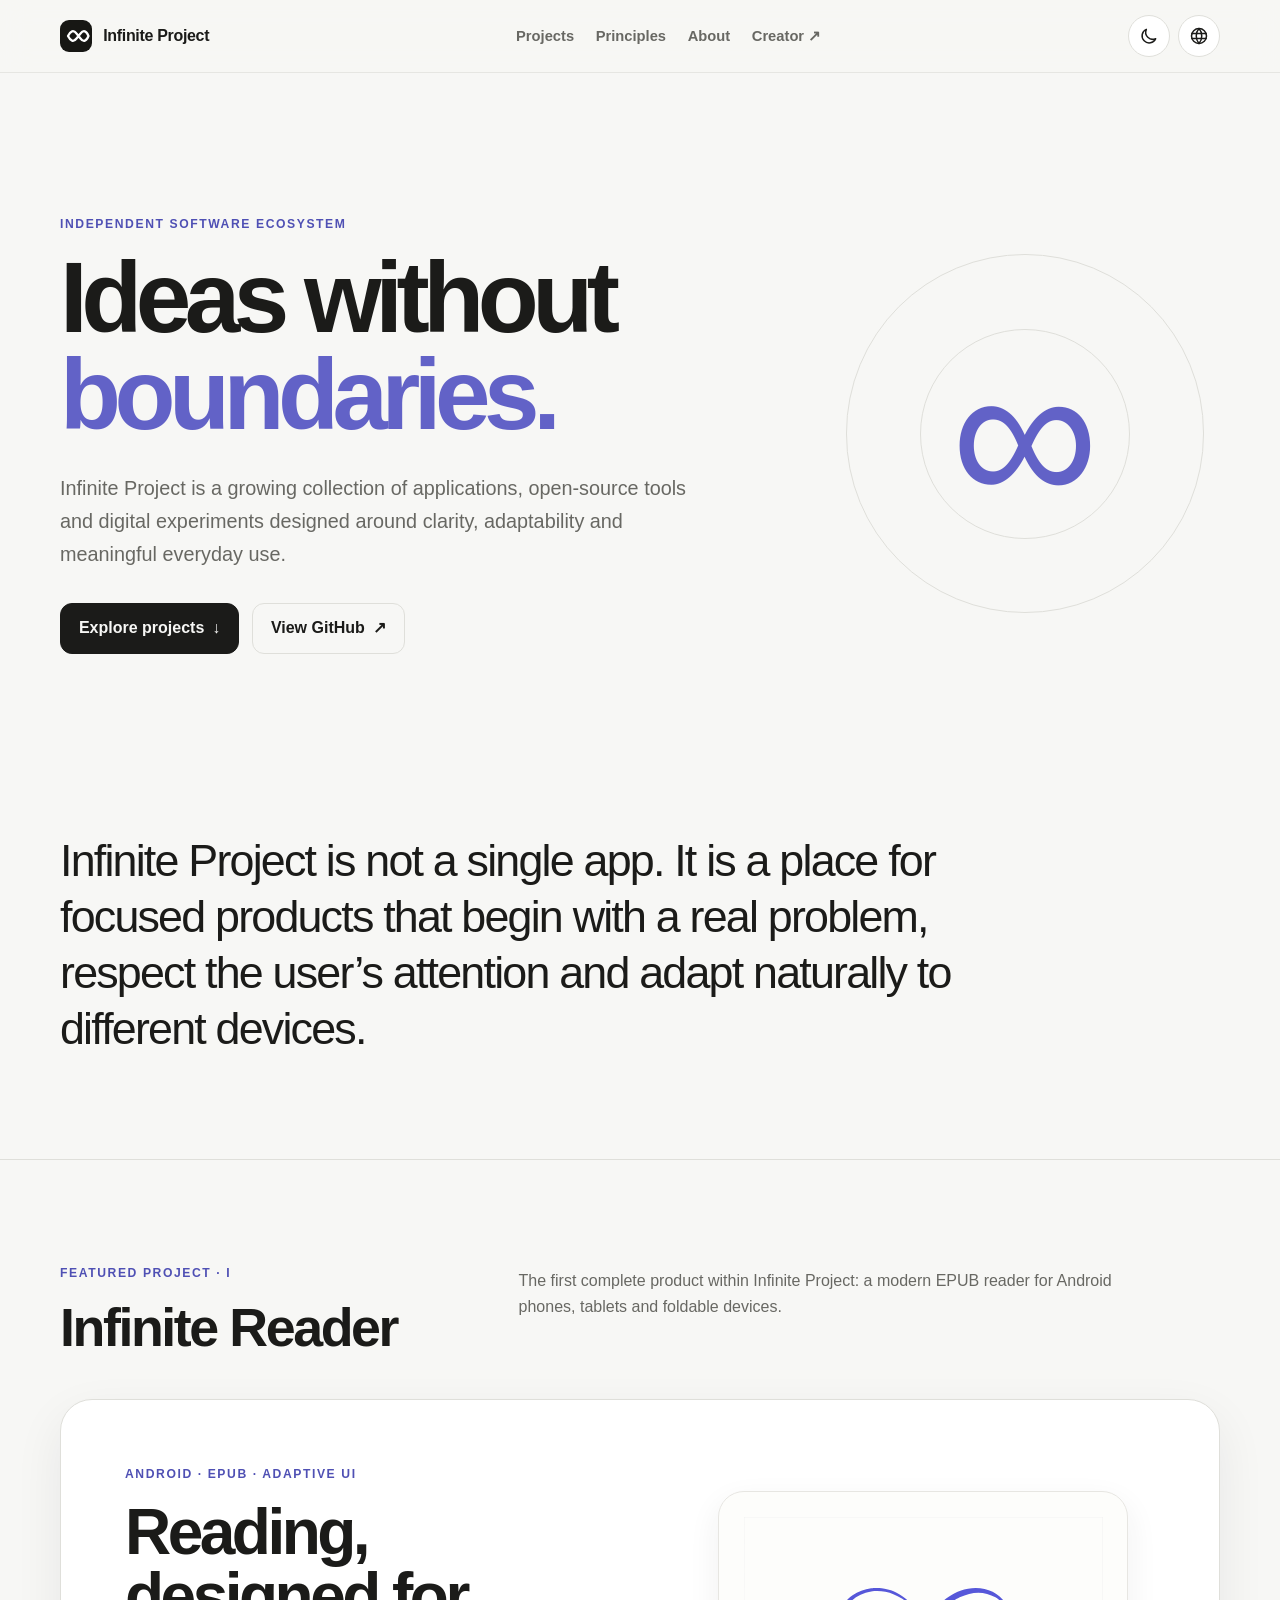
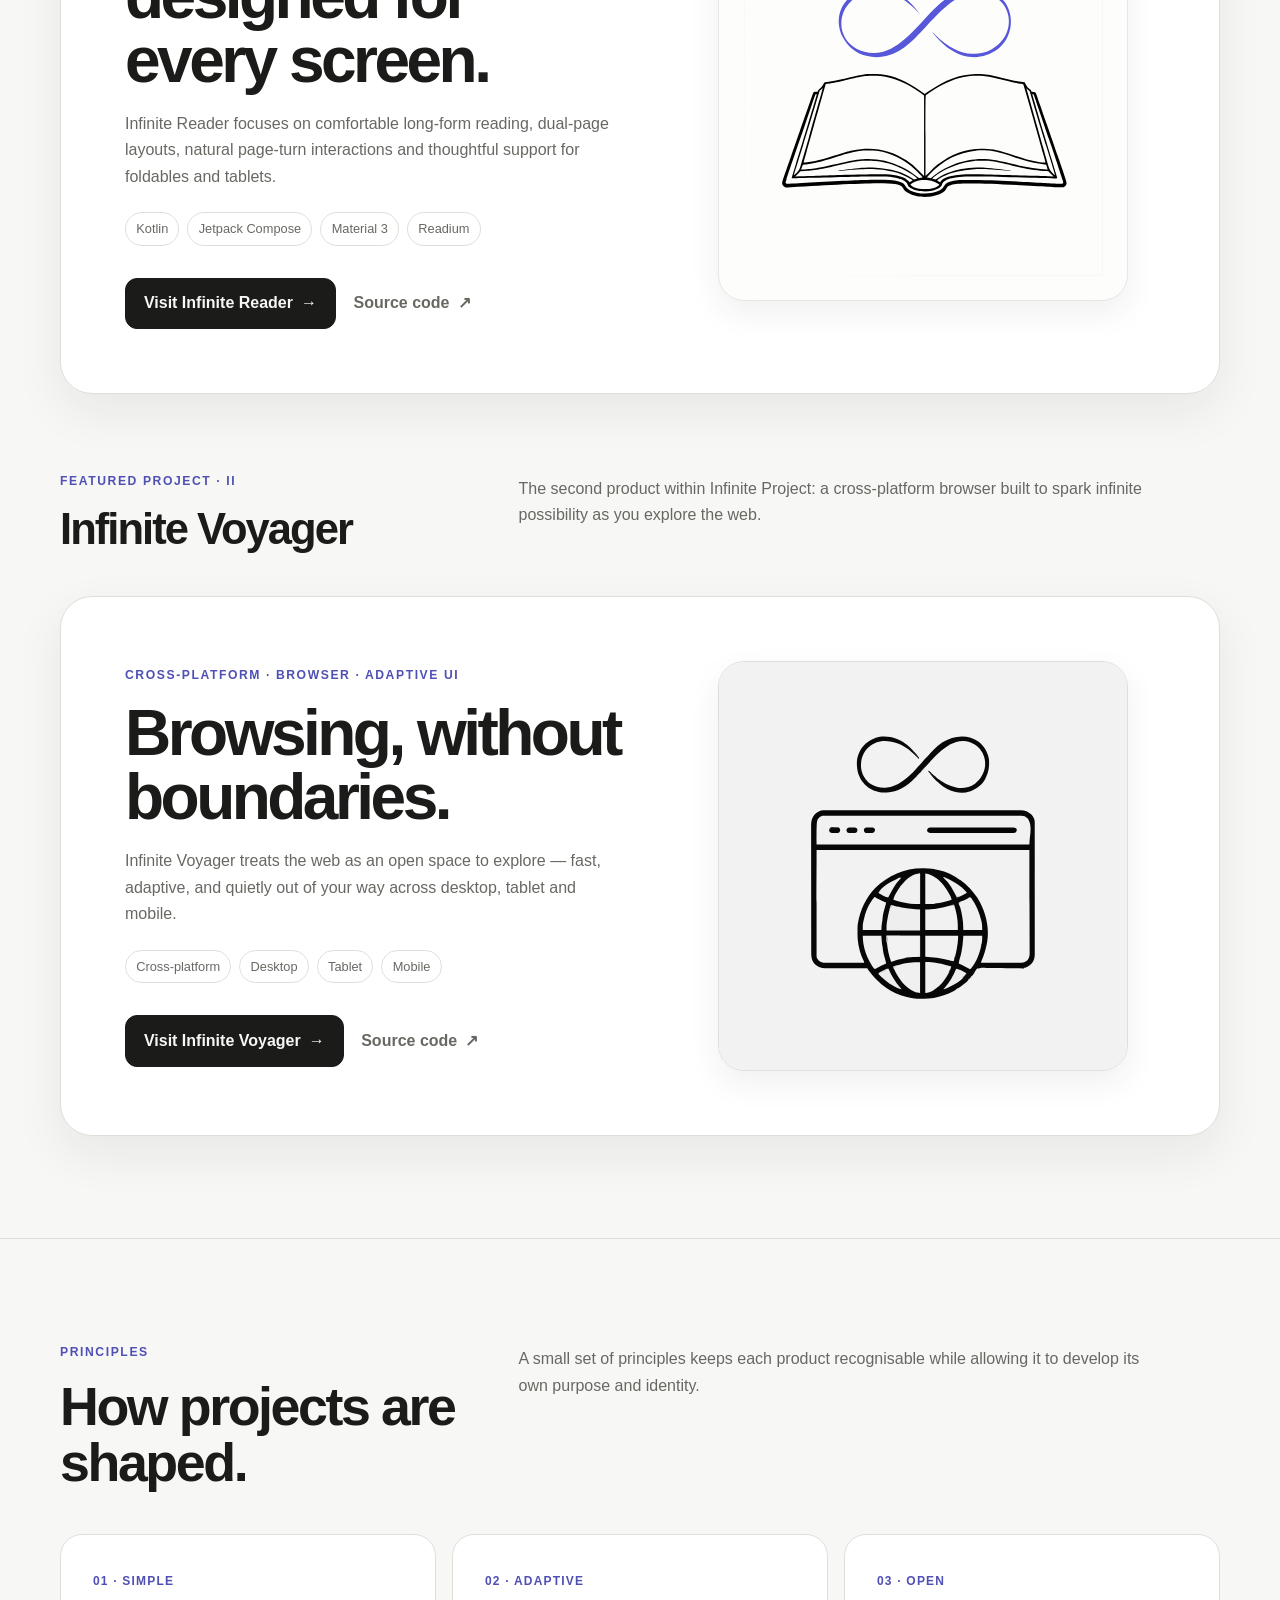
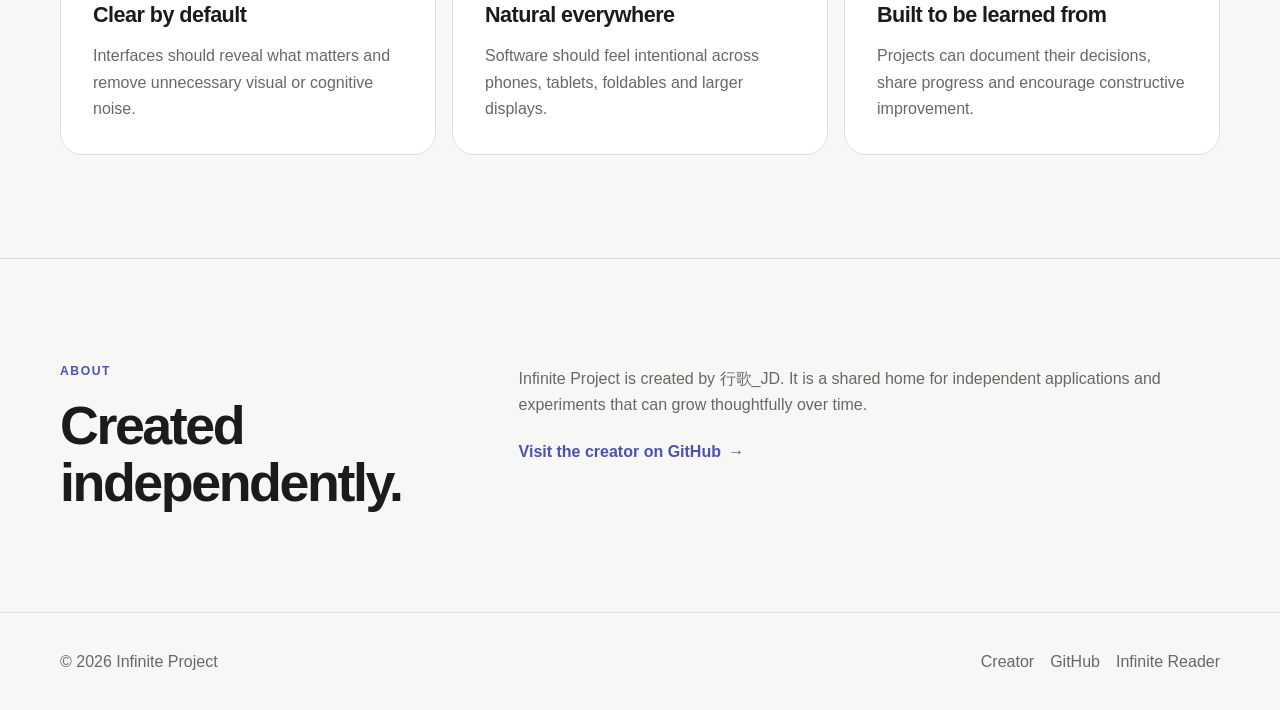
<file: index.html>
﻿<!doctype html>
<html lang="en">
<head>
  <meta charset="utf-8">
  <meta name="viewport" content="width=device-width, initial-scale=1">
  <meta name="description" content="Infinite Project is an independent collection of thoughtful applications, open-source tools and digital experiments by 行歌_JD.">
  <meta name="theme-color" content="#f7f7f5">
  <meta property="og:title" content="Infinite Project — Software without boundaries">
  <meta property="og:description" content="Independent applications, open-source tools and digital experiments designed with clarity and care.">
  <meta property="og:type" content="website">
  <meta property="og:url" content="https://infinite-project.top/">
  <title>Infinite Project — Software without boundaries</title>
  <link rel="icon" href="./assets/icons/favicon.svg" type="image/svg+xml">
  <link rel="manifest" href="./site.webmanifest">
  <link rel="stylesheet" href="./assets/css/styles.css">
</head>
<body>
  <a class="skip-link" href="#main" data-i18n="skipLink">Skip to content</a>

  <header class="site-header">
    <div class="container navbar">
      <a class="brand" href="#top" data-i18n-aria-label="brandHomeLabel" aria-label="Infinite Project home">
        <img class="brand-mark" src="./assets/icons/icon.svg" alt="">
        <span>Infinite Project</span>
      </a>

      <nav class="nav-links" id="primary-navigation" data-menu data-i18n-aria-label="primaryNavLabel" aria-label="Primary navigation">
        <a href="#projects" data-i18n="navProjects">Projects</a>
        <a href="#principles" data-i18n="navPrinciples">Principles</a>
        <a href="#about" data-i18n="navAbout">About</a>
        <a href="https://github.com/JunjiDuan" target="_blank" rel="noreferrer">
          <span data-i18n="navCreator">Creator</span><span aria-hidden="true"> ↗</span>
        </a>
      </nav>

      <div class="nav-actions">
        <button class="icon-button" type="button" data-theme-toggle data-i18n-aria-label="themeDarkLabel" aria-label="Switch to dark mode">
          <svg class="theme-icon theme-icon-moon" viewBox="0 0 24 24" aria-hidden="true"><path d="M20 15.2A8.5 8.5 0 0 1 8.8 4 8.5 8.5 0 1 0 20 15.2Z"/></svg>
          <svg class="theme-icon theme-icon-sun" viewBox="0 0 24 24" aria-hidden="true"><circle cx="12" cy="12" r="3.5"/><path d="M12 2v2M12 20v2M4.93 4.93l1.42 1.42M17.65 17.65l1.42 1.42M2 12h2M20 12h2M4.93 19.07l1.42-1.42M17.65 6.35l1.42-1.42"/></svg>
        </button>

        <div class="language-control">
          <button class="icon-button" type="button" data-language-button aria-expanded="false" aria-haspopup="menu" aria-controls="language-menu" data-i18n-aria-label="languageButtonLabel" aria-label="Choose language">
            <svg viewBox="0 0 24 24" aria-hidden="true"><circle cx="12" cy="12" r="9"/><path d="M3.5 9h17M3.5 15h17M12 3c2.2 2.4 3.3 5.4 3.3 9s-1.1 6.6-3.3 9c-2.2-2.4-3.3-5.4-3.3-9S9.8 5.4 12 3Z"/></svg>
          </button>
          <div class="language-menu" id="language-menu" data-language-menu role="menu" data-i18n-aria-label="languageMenuLabel" aria-label="Language" hidden>
            <button type="button" role="menuitemradio" data-language="en" aria-checked="true"><span>English</span><span class="language-check" aria-hidden="true">✓</span></button>
            <button type="button" role="menuitemradio" data-language="zh-CN" aria-checked="false"><span>中文（简体）</span><span class="language-check" aria-hidden="true">✓</span></button>
            <button type="button" role="menuitemradio" data-language="zh-TW" aria-checked="false"><span>中文（繁體）</span><span class="language-check" aria-hidden="true">✓</span></button>
            <button type="button" role="menuitemradio" data-language="fr" aria-checked="false"><span>Français</span><span class="language-check" aria-hidden="true">✓</span></button>
            <button type="button" role="menuitemradio" data-language="es" aria-checked="false"><span>Español</span><span class="language-check" aria-hidden="true">✓</span></button>
          </div>
        </div>

        <button class="menu-button" type="button" data-menu-button aria-expanded="false" aria-controls="primary-navigation" data-i18n-aria-label="menuOpenLabel" aria-label="Open menu">
          <svg class="menu-icon menu-icon-open" viewBox="0 0 24 24" aria-hidden="true"><path d="M4 7h16M4 12h16M4 17h16"/></svg>
          <svg class="menu-icon menu-icon-close" viewBox="0 0 24 24" aria-hidden="true"><path d="m6 6 12 12M18 6 6 18"/></svg>
        </button>
      </div>
    </div>
  </header>

  <main id="main">
    <section class="hero" id="top">
      <div class="container project-hero">
        <div data-reveal>
          <p class="eyebrow" data-i18n="heroEyebrow">Independent software ecosystem</p>
          <h1 data-i18n-html="heroTitle">Ideas without <span>boundaries.</span></h1>
          <p class="hero-copy" data-i18n="heroCopy">Infinite Project is a growing collection of applications, open-source tools and digital experiments designed around clarity, adaptability and meaningful everyday use.</p>
          <div class="hero-actions">
            <a class="button" href="#projects"><span data-i18n="exploreProjects">Explore projects</span><span aria-hidden="true">↓</span></a>
            <a class="button secondary" href="https://github.com/JunjiDuan" target="_blank" rel="noreferrer"><span data-i18n="viewGitHub">View GitHub</span><span aria-hidden="true">↗</span></a>
          </div>
        </div>
        <div class="hero-symbol" data-reveal aria-hidden="true"><span>∞</span></div>
      </div>
    </section>

    <section class="section manifesto-section">
      <div class="container"><p class="manifesto" data-reveal data-i18n="manifesto">Infinite Project is not a single app. It is a place for focused products that begin with a real problem, respect the user’s attention and adapt naturally to different devices.</p></div>
    </section>

    <section class="section" id="projects">
      <div class="container">
        <div class="section-heading" data-reveal>
          <div><p class="eyebrow" data-i18n="featuredEyebrow">Featured project · I</p><h2>Infinite Reader</h2></div>
          <p data-i18n="featuredIntro">The first complete product within Infinite Project: a modern EPUB reader for Android phones, tablets and foldable devices.</p>
        </div>

        <article class="featured-project" data-reveal>
          <div class="featured-copy">
            <p class="eyebrow">Android · EPUB · <span data-i18n="adaptiveUi">Adaptive UI</span></p>
            <h3 data-i18n="readerTitle">Reading, designed for every screen.</h3>
            <p data-i18n="readerCopy">Infinite Reader focuses on comfortable long-form reading, dual-page layouts, natural page-turn interactions and thoughtful support for foldables and tablets.</p>
            <div class="tag-list" data-i18n-aria-label="technologiesLabel" aria-label="Technologies"><span class="tag">Kotlin</span><span class="tag">Jetpack Compose</span><span class="tag">Material 3</span><span class="tag">Readium</span></div>
            <div class="hero-actions">
              <a class="button" href="./reader/" target="_blank" rel="noreferrer"><span data-i18n="visitReader">Visit Infinite Reader</span><span aria-hidden="true">→</span></a>
              <a class="text-button" href="https://infinite-project.top/reader/" target="_blank" rel="noreferrer"><span data-i18n="sourceCode">Source code</span><span aria-hidden="true">↗</span></a>
            </div>
          </div>
          <div class="reader-visual">
            <div class="reader-mark">
              <img src="./assets/images/reader-logo.svg" data-i18n-alt="readerLogoAlt" alt="Infinite Reader book and infinity symbol">
            </div>
          </div>
        </article>

        <div class="section-heading voyager-heading" data-reveal>
          <div><p class="eyebrow" data-i18n="voyagerEyebrow">Featured project · II</p><h2>Infinite Voyager</h2></div>
          <p data-i18n="voyagerIntro">The second product within Infinite Project: a cross-platform browser built to spark infinite possibility as you explore the web.</p>
        </div>

        <article class="featured-project" data-reveal>
          <div class="featured-copy">
            <p class="eyebrow">Cross-platform · Browser · <span data-i18n="adaptiveUi">Adaptive UI</span></p>
            <h3 data-i18n="voyagerTitle">Browsing, without boundaries.</h3>
            <p data-i18n="voyagerCopy">Infinite Voyager treats the web as an open space to explore — fast, adaptive, and quietly out of your way across desktop, tablet and mobile.</p>
            <div class="tag-list" data-i18n-aria-label="technologiesLabel" aria-label="Technologies"><span class="tag">Cross-platform</span><span class="tag">Desktop</span><span class="tag">Tablet</span><span class="tag">Mobile</span></div>
            <div class="hero-actions">
              <a class="button" href="./voyager/" target="_blank" rel="noreferrer"><span data-i18n="visitVoyager">Visit Infinite Voyager</span><span aria-hidden="true">→</span></a>
              <a class="text-button" href="#" target="_blank" rel="noreferrer"><span data-i18n="sourceCode">Source code</span><span aria-hidden="true">↗</span></a>
            </div>
          </div>
          <div class="voyager-visual">
            <div class="voyager-mark">
              <img src="./voyager/assets/icons/icon.svg" data-i18n-alt="voyagerLogoAlt" alt="Infinite Voyager browser window and infinity symbol">
            </div>
          </div>
        </article>
      </div>
    </section>

    <section class="section" id="principles">
      <div class="container">
        <div class="section-heading" data-reveal>
          <div><p class="eyebrow" data-i18n="principlesEyebrow">Principles</p><h2 data-i18n="principlesTitle">How projects are shaped.</h2></div>
          <p data-i18n="principlesIntro">A small set of principles keeps each product recognisable while allowing it to develop its own purpose and identity.</p>
        </div>
        <div class="principles-grid">
          <article class="card" data-reveal><span class="principle-number" data-i18n="principleOneLabel">01 · SIMPLE</span><h3 data-i18n="principleOneTitle">Clear by default</h3><p data-i18n="principleOneCopy">Interfaces should reveal what matters and remove unnecessary visual or cognitive noise.</p></article>
          <article class="card" data-reveal><span class="principle-number" data-i18n="principleTwoLabel">02 · ADAPTIVE</span><h3 data-i18n="principleTwoTitle">Natural everywhere</h3><p data-i18n="principleTwoCopy">Software should feel intentional across phones, tablets, foldables and larger displays.</p></article>
          <article class="card" data-reveal><span class="principle-number" data-i18n="principleThreeLabel">03 · OPEN</span><h3 data-i18n="principleThreeTitle">Built to be learned from</h3><p data-i18n="principleThreeCopy">Projects can document their decisions, share progress and encourage constructive improvement.</p></article>
        </div>
      </div>
    </section>

    <section class="section" id="about">
      <div class="container about-layout" data-reveal>
        <div><p class="eyebrow" data-i18n="aboutEyebrow">About</p><h2 data-i18n="aboutTitle">Created independently.</h2></div>
        <div><p data-i18n="aboutCopy">Infinite Project is created by 行歌_JD. It is a shared home for independent applications and experiments that can grow thoughtfully over time.</p><a class="card-link" href="https://github.com/JunjiDuan" target="_blank" rel="noreferrer"><span data-i18n="creatorLink">Visit the creator on GitHub</span><span aria-hidden="true">→</span></a></div>
      </div>
    </section>
  </main>

  <footer class="site-footer">
    <div class="container footer-row">
      <span>© <span data-year></span> Infinite Project</span>
      <nav class="footer-links" data-i18n-aria-label="footerNavLabel" aria-label="Footer navigation">
        <a href="https://github.com/JunjiDuan" target="_blank" rel="noreferrer" data-i18n="navCreator">Creator</a>
        <a href="https://github.com/JunjiDuan" target="_blank" rel="noreferrer">GitHub</a>
        <a href="./reader/" target="_blank" rel="noreferrer">Infinite Reader</a>
      </nav>
    </div>
  </footer>

  <script src="./assets/js/translations.js" defer></script>
  <script src="./assets/js/main.js" defer></script>
</body>
</html>
</file>
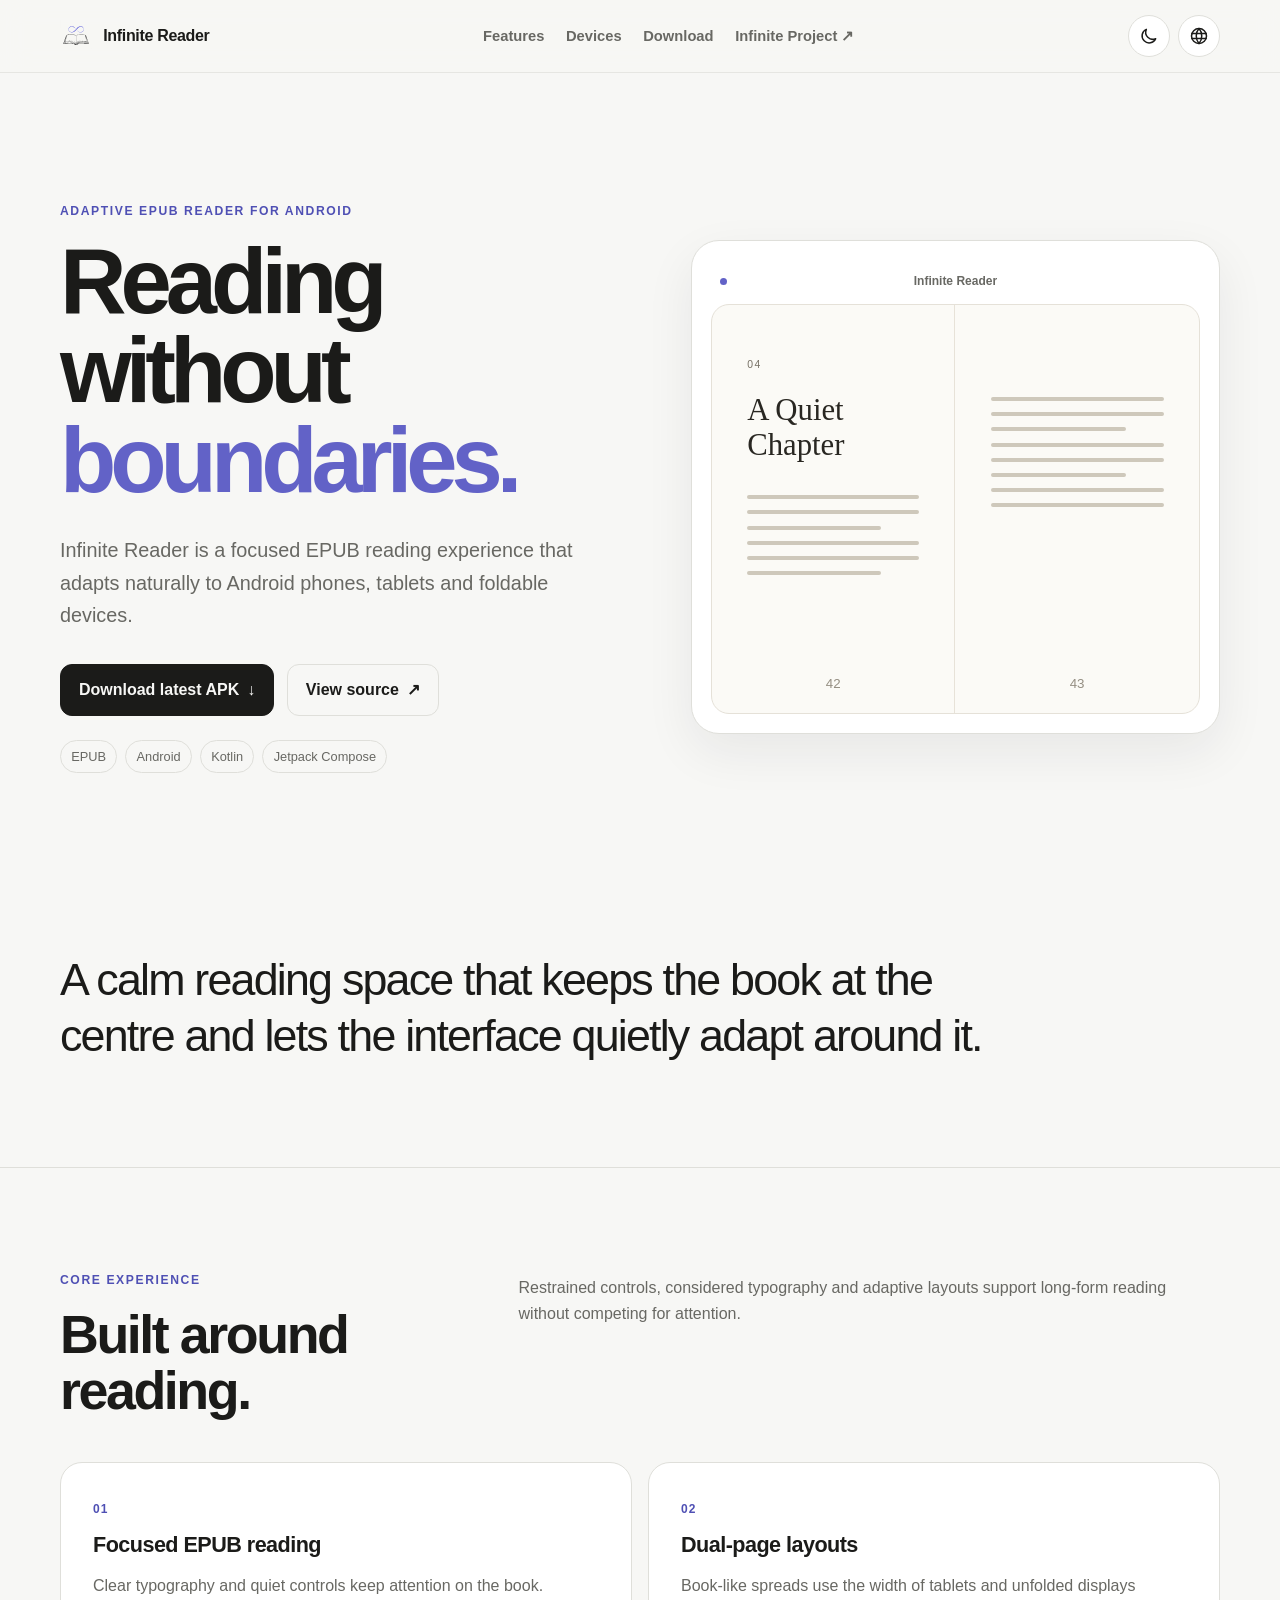
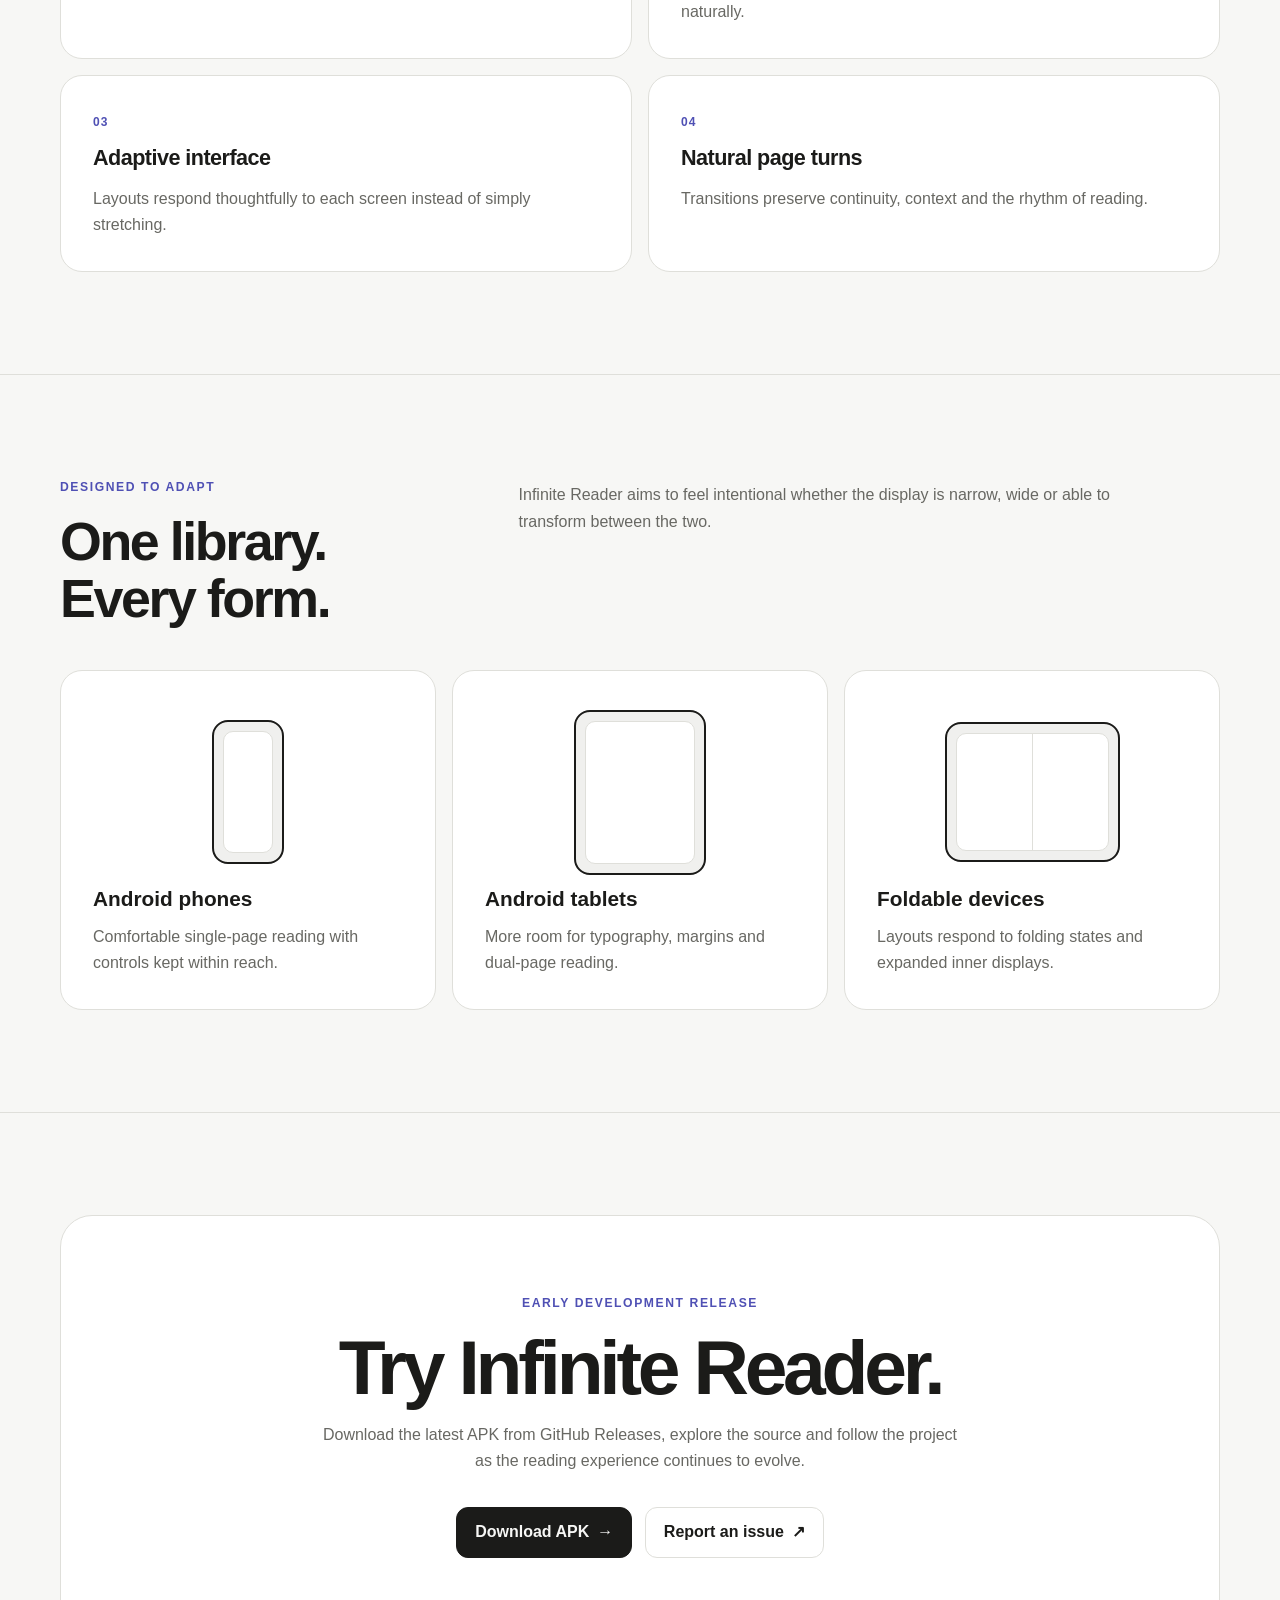
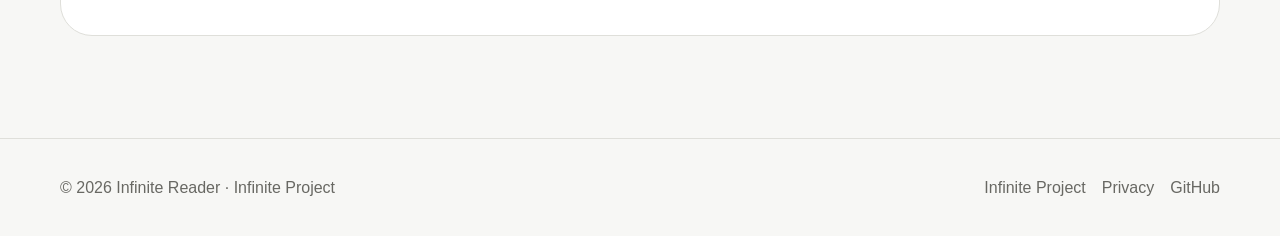
<file: reader/index.html>
﻿<!doctype html>
<html lang="en">
<head>
  <meta charset="utf-8">
  <meta name="viewport" content="width=device-width, initial-scale=1">
  <meta name="description" content="Infinite Reader is a focused, adaptive EPUB reader for Android phones, tablets and foldable devices.">
  <meta name="theme-color" content="#f7f7f5">
  <meta property="og:title" content="Infinite Reader — Reading without boundaries">
  <meta property="og:description" content="A thoughtful EPUB reader designed for every Android screen.">
  <meta property="og:type" content="website">
  <meta property="og:url" content="https://infinite-project.top/reader/">
  <title>Infinite Reader — Reading without boundaries</title>
  <link rel="icon" href="./assets/icons/favicon.svg" type="image/svg+xml">
  <link rel="manifest" href="./site.webmanifest">
  <link rel="stylesheet" href="./assets/css/styles.css">
</head>
<body data-page="home">
  <a class="skip-link" href="#main" data-i18n="skipLink">Skip to content</a>

  <header class="site-header">
    <div class="container navbar">
      <a class="brand" href="#top" data-i18n-aria-label="brandHomeLabel" aria-label="Infinite Reader home">
        <img class="brand-mark" src="./assets/icons/icon.svg" alt="">
        <span>Infinite Reader</span>
      </a>
      <nav class="nav-links" id="primary-navigation" data-menu data-i18n-aria-label="primaryNavLabel" aria-label="Primary navigation">
        <a href="#features" data-i18n="navFeatures">Features</a>
        <a href="#devices" data-i18n="navDevices">Devices</a>
        <a href="#download" data-i18n="navDownload">Download</a>
        <a href="../" target="_blank" rel="noreferrer">Infinite Project <span aria-hidden="true">↗</span></a>
      </nav>
      <div class="nav-actions">
        <button class="icon-button" type="button" data-theme-toggle data-i18n-aria-label="themeDarkLabel" aria-label="Switch to dark mode">
          <svg class="theme-icon theme-icon-moon" viewBox="0 0 24 24" aria-hidden="true"><path d="M20 15.2A8.5 8.5 0 0 1 8.8 4 8.5 8.5 0 1 0 20 15.2Z"/></svg>
          <svg class="theme-icon theme-icon-sun" viewBox="0 0 24 24" aria-hidden="true"><circle cx="12" cy="12" r="3.5"/><path d="M12 2v2M12 20v2M4.93 4.93l1.42 1.42M17.65 17.65l1.42 1.42M2 12h2M20 12h2M4.93 19.07l1.42-1.42M17.65 6.35l1.42-1.42"/></svg>
        </button>
        <div class="language-control">
          <button class="icon-button" type="button" data-language-button aria-expanded="false" aria-haspopup="menu" aria-controls="language-menu" data-i18n-aria-label="languageButtonLabel" aria-label="Choose language">
            <svg viewBox="0 0 24 24" aria-hidden="true"><circle cx="12" cy="12" r="9"/><path d="M3.5 9h17M3.5 15h17M12 3c2.2 2.4 3.3 5.4 3.3 9s-1.1 6.6-3.3 9c-2.2-2.4-3.3-5.4-3.3-9S9.8 5.4 12 3Z"/></svg>
          </button>
          <div class="language-menu" id="language-menu" data-language-menu role="menu" data-i18n-aria-label="languageMenuLabel" aria-label="Language" hidden>
            <button type="button" role="menuitemradio" data-language="en" aria-checked="true"><span>English</span><span class="language-check" aria-hidden="true">✓</span></button>
            <button type="button" role="menuitemradio" data-language="zh-CN" aria-checked="false"><span>中文（简体）</span><span class="language-check" aria-hidden="true">✓</span></button>
            <button type="button" role="menuitemradio" data-language="zh-TW" aria-checked="false"><span>中文（繁體）</span><span class="language-check" aria-hidden="true">✓</span></button>
            <button type="button" role="menuitemradio" data-language="fr" aria-checked="false"><span>Français</span><span class="language-check" aria-hidden="true">✓</span></button>
            <button type="button" role="menuitemradio" data-language="es" aria-checked="false"><span>Español</span><span class="language-check" aria-hidden="true">✓</span></button>
          </div>
        </div>
        <button class="menu-button" type="button" data-menu-button aria-expanded="false" aria-controls="primary-navigation" data-i18n-aria-label="menuOpenLabel" aria-label="Open menu">
          <svg class="menu-icon menu-icon-open" viewBox="0 0 24 24" aria-hidden="true"><path d="M4 7h16M4 12h16M4 17h16"/></svg>
          <svg class="menu-icon menu-icon-close" viewBox="0 0 24 24" aria-hidden="true"><path d="m6 6 12 12M18 6 6 18"/></svg>
        </button>
      </div>
    </div>
  </header>

  <main id="main">
    <section class="hero" id="top">
      <div class="container reader-hero">
        <div data-reveal>
          <p class="eyebrow" data-i18n="heroEyebrow">Adaptive EPUB reader for Android</p>
          <h1 data-i18n-html="heroTitle">Reading without <span>boundaries.</span></h1>
          <p class="hero-copy" data-i18n="heroCopy">Infinite Reader is a focused EPUB reading experience that adapts naturally to Android phones, tablets and foldable devices.</p>
          <div class="hero-actions">
            <a class="button" href="https://github.com/JunjiDuan/infinite-reader-demo/releases/latest" target="_blank" rel="noreferrer"><span data-i18n="downloadLatest">Download latest APK</span><span aria-hidden="true">↓</span></a>
            <a class="button secondary" href="https://github.com/JunjiDuan/infinite-reader-demo" target="_blank" rel="noreferrer"><span data-i18n="viewSource">View source</span><span aria-hidden="true">↗</span></a>
          </div>
          <div class="tag-list" data-i18n-aria-label="technologiesLabel" aria-label="Technologies"><span class="tag">EPUB</span><span class="tag">Android</span><span class="tag">Kotlin</span><span class="tag">Jetpack Compose</span></div>
        </div>
        <div class="reading-preview" data-reveal data-i18n-aria-label="previewLabel" aria-label="Infinite Reader interface illustration">
          <div class="preview-toolbar" aria-hidden="true"><span></span><span>Infinite Reader</span><span></span></div>
          <div class="page-spread" aria-hidden="true">
            <div class="preview-page"><p class="chapter-label">04</p><h2>A Quiet Chapter</h2><div class="text-lines"><i></i><i></i><i></i><i></i><i></i><i></i></div><small>42</small></div>
            <div class="preview-page second-page"><div class="text-lines"><i></i><i></i><i></i><i></i><i></i><i></i><i></i><i></i></div><small>43</small></div>
          </div>
        </div>
      </div>
    </section>

    <section class="section statement-section"><div class="container"><p class="statement" data-reveal data-i18n="statement">A calm reading space that keeps the book at the centre and lets the interface quietly adapt around it.</p></div></section>

    <section class="section" id="features">
      <div class="container">
        <div class="section-heading" data-reveal><div><p class="eyebrow" data-i18n="featuresEyebrow">Core experience</p><h2 data-i18n="featuresTitle">Built around reading.</h2></div><p data-i18n="featuresIntro">Restrained controls, considered typography and adaptive layouts support long-form reading without competing for attention.</p></div>
        <div class="feature-grid">
          <article class="card" data-reveal><span class="feature-number">01</span><h3 data-i18n="featureOneTitle">Focused EPUB reading</h3><p data-i18n="featureOneCopy">Clear typography and quiet controls keep attention on the book.</p></article>
          <article class="card" data-reveal><span class="feature-number">02</span><h3 data-i18n="featureTwoTitle">Dual-page layouts</h3><p data-i18n="featureTwoCopy">Book-like spreads use the width of tablets and unfolded displays naturally.</p></article>
          <article class="card" data-reveal><span class="feature-number">03</span><h3 data-i18n="featureThreeTitle">Adaptive interface</h3><p data-i18n="featureThreeCopy">Layouts respond thoughtfully to each screen instead of simply stretching.</p></article>
          <article class="card" data-reveal><span class="feature-number">04</span><h3 data-i18n="featureFourTitle">Natural page turns</h3><p data-i18n="featureFourCopy">Transitions preserve continuity, context and the rhythm of reading.</p></article>
        </div>
      </div>
    </section>

    <section class="section" id="devices">
      <div class="container">
        <div class="section-heading" data-reveal><div><p class="eyebrow" data-i18n="devicesEyebrow">Designed to adapt</p><h2 data-i18n="devicesTitle">One library. Every form.</h2></div><p data-i18n="devicesIntro">Infinite Reader aims to feel intentional whether the display is narrow, wide or able to transform between the two.</p></div>
        <div class="device-grid">
          <article class="device-card" data-reveal><div class="device-outline phone" aria-hidden="true"></div><div><h3 data-i18n="phoneTitle">Android phones</h3><p data-i18n="phoneCopy">Comfortable single-page reading with controls kept within reach.</p></div></article>
          <article class="device-card" data-reveal><div class="device-outline tablet" aria-hidden="true"></div><div><h3 data-i18n="tabletTitle">Android tablets</h3><p data-i18n="tabletCopy">More room for typography, margins and dual-page reading.</p></div></article>
          <article class="device-card" data-reveal><div class="device-outline fold" aria-hidden="true"></div><div><h3 data-i18n="foldTitle">Foldable devices</h3><p data-i18n="foldCopy">Layouts respond to folding states and expanded inner displays.</p></div></article>
        </div>
      </div>
    </section>

    <section class="section" id="download">
      <div class="container"><div class="cta-panel" data-reveal><p class="eyebrow" data-i18n="releaseEyebrow">Early development release</p><h2 data-i18n="releaseTitle">Try Infinite Reader.</h2><p data-i18n="releaseCopy">Download the latest APK from GitHub Releases, explore the source and follow the project as the reading experience continues to evolve.</p><div class="hero-actions"><a class="button" href="https://github.com/JunjiDuan/infinite-reader/releases/latest" target="_blank" rel="noreferrer"><span data-i18n="downloadApk">Download APK</span><span aria-hidden="true">→</span></a><a class="button secondary" href="https://github.com/JunjiDuan/infinite-reader-demo/issues" target="_blank" rel="noreferrer"><span data-i18n="reportIssue">Report an issue</span><span aria-hidden="true">↗</span></a></div></div></div>
    </section>
  </main>

  <footer class="site-footer"><div class="container footer-row"><span>© <span data-year></span> Infinite Reader · Infinite Project</span><nav class="footer-links" data-i18n-aria-label="footerNavLabel" aria-label="Footer navigation"><a href="../" target="_blank" rel="noreferrer">Infinite Project</a><a href="./privacy.html" data-i18n="privacyLink">Privacy</a><a href="https://github.com/JunjiDuan/infinite-reader" target="_blank" rel="noreferrer">GitHub</a></nav></div></footer>

  <script src="./assets/js/translations.js" defer></script>
  <script src="./assets/js/main.js" defer></script>
</body>
</html>
</file>
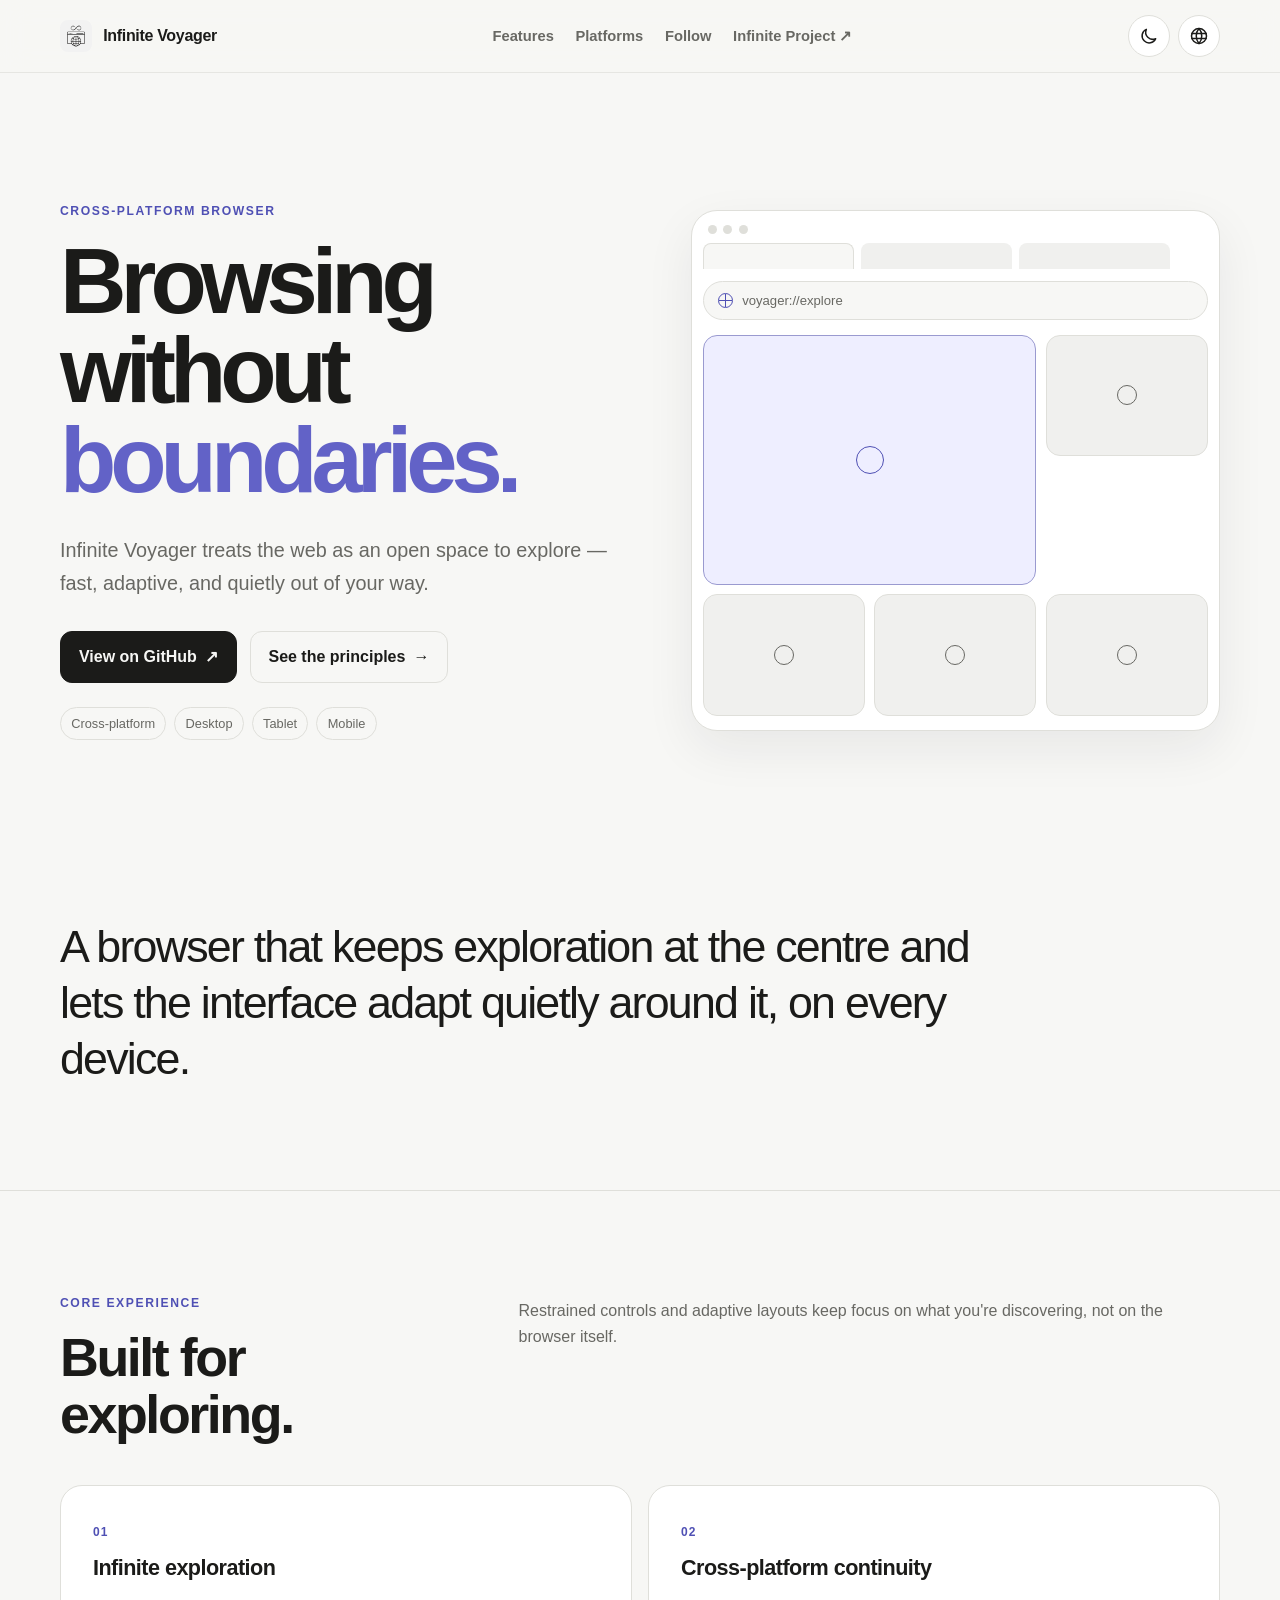
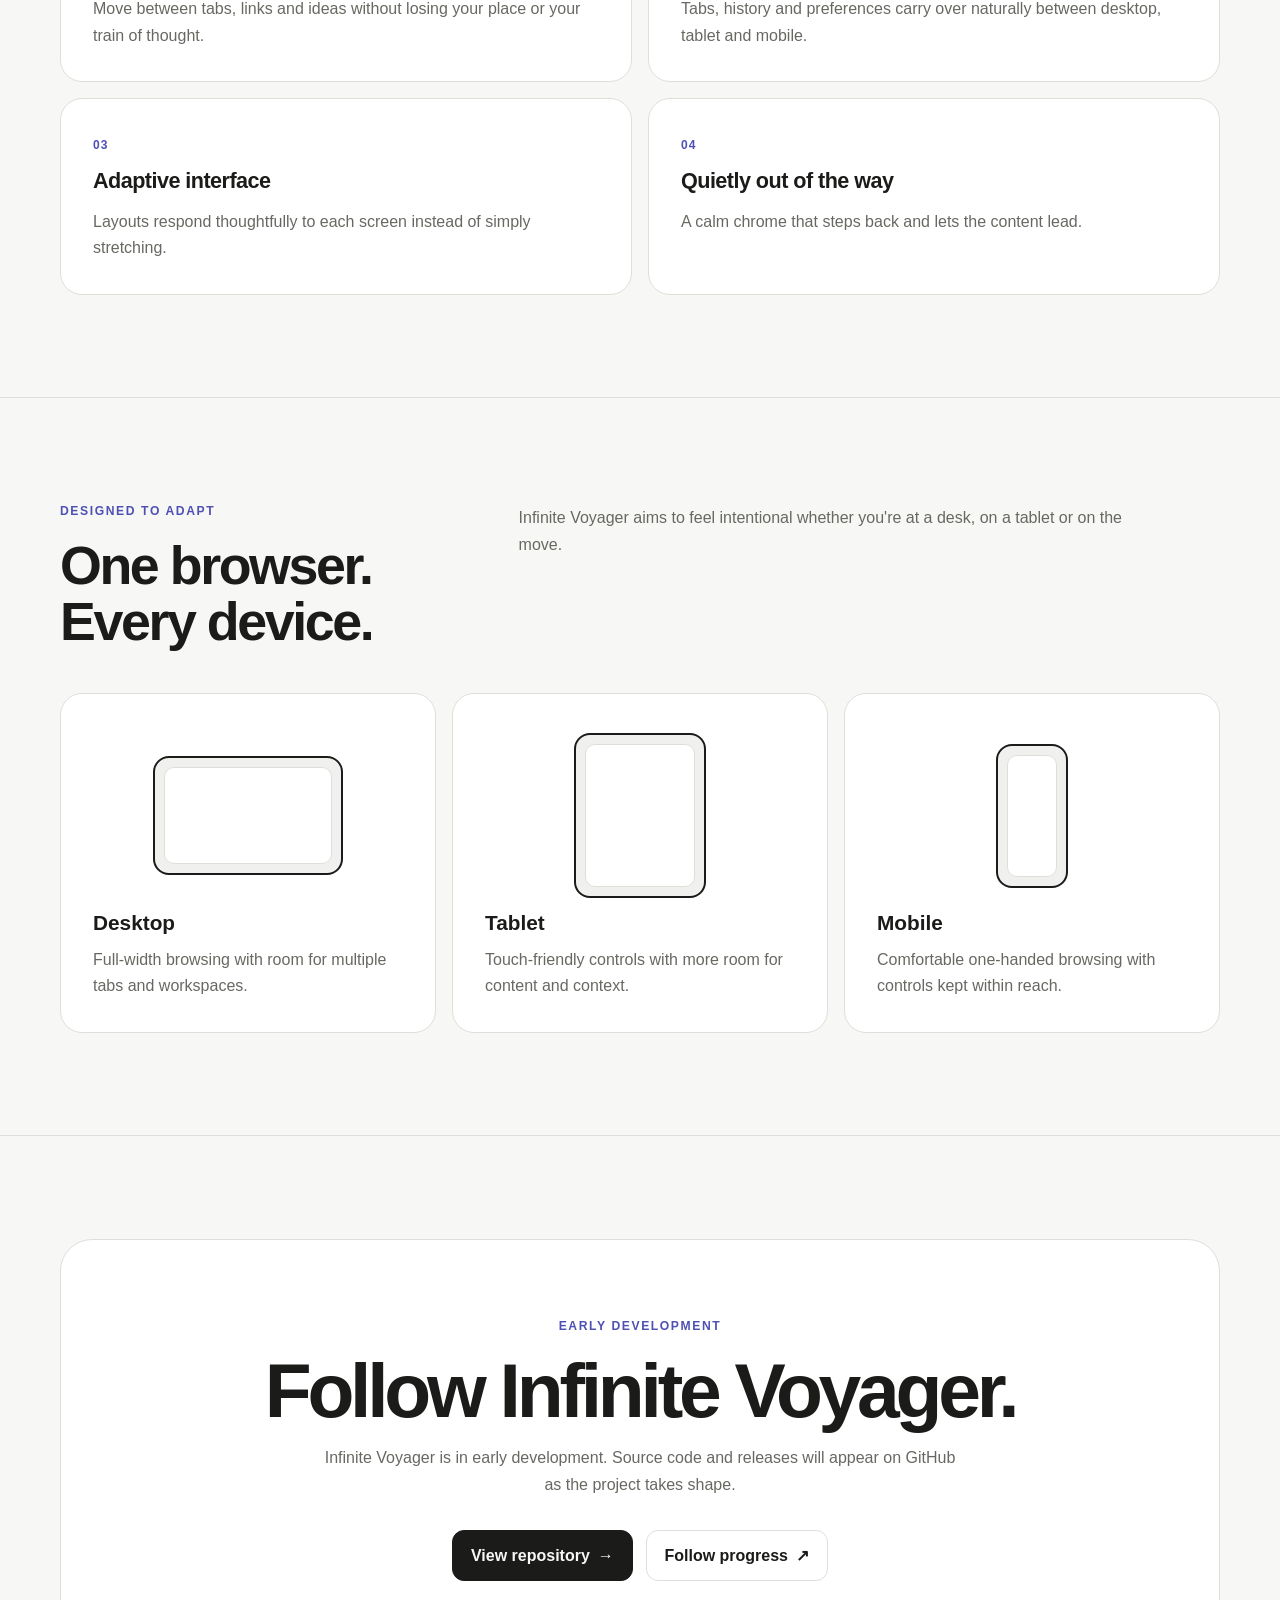
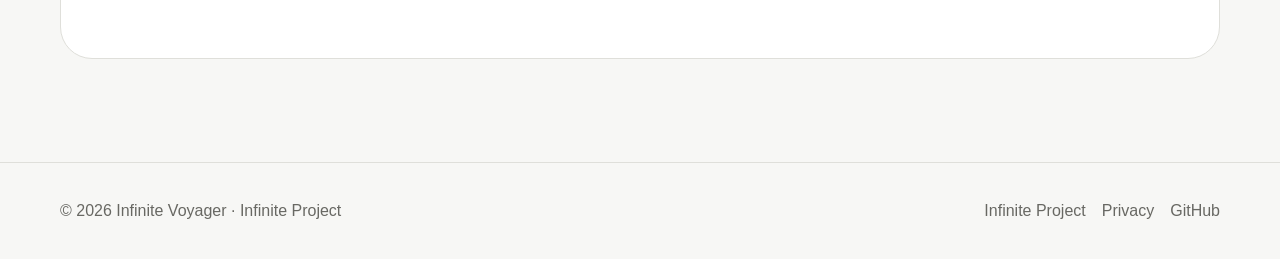
<file: voyager/index.html>
<!doctype html>
<html lang="en">
<head>
  <meta charset="utf-8">
  <meta name="viewport" content="width=device-width, initial-scale=1">
  <meta name="description" content="Infinite Voyager is a cross-platform browser designed to spark infinite possibility as you explore the web.">
  <meta name="theme-color" content="#f7f7f5">
  <meta property="og:title" content="Infinite Voyager — Browsing without boundaries">
  <meta property="og:description" content="A cross-platform browser built to spark infinite possibility.">
  <meta property="og:type" content="website">
  <meta property="og:url" content="https://infinite-project.top/voyager/">
  <title>Infinite Voyager — Browsing without boundaries</title>
  <link rel="icon" href="./assets/icons/favicon.svg" type="image/svg+xml">
  <link rel="manifest" href="./site.webmanifest">
  <link rel="stylesheet" href="./assets/css/styles.css">
</head>
<body data-page="home">
  <a class="skip-link" href="#main" data-i18n="skipLink">Skip to content</a>

  <header class="site-header">
    <div class="container navbar">
      <a class="brand" href="#top" data-i18n-aria-label="brandHomeLabel" aria-label="Infinite Voyager home">
        <img class="brand-mark" src="./assets/icons/icon.svg" alt="">
        <span>Infinite Voyager</span>
      </a>
      <nav class="nav-links" id="primary-navigation" data-menu data-i18n-aria-label="primaryNavLabel" aria-label="Primary navigation">
        <a href="#features" data-i18n="navFeatures">Features</a>
        <a href="#platforms" data-i18n="navPlatforms">Platforms</a>
        <a href="#download" data-i18n="navDownload">Follow</a>
        <a href="../" target="_blank" rel="noreferrer">Infinite Project <span aria-hidden="true">↗</span></a>
      </nav>
      <div class="nav-actions">
        <button class="icon-button" type="button" data-theme-toggle data-i18n-aria-label="themeDarkLabel" aria-label="Switch to dark mode">
          <svg class="theme-icon theme-icon-moon" viewBox="0 0 24 24" aria-hidden="true"><path d="M20 15.2A8.5 8.5 0 0 1 8.8 4 8.5 8.5 0 1 0 20 15.2Z"/></svg>
          <svg class="theme-icon theme-icon-sun" viewBox="0 0 24 24" aria-hidden="true"><circle cx="12" cy="12" r="3.5"/><path d="M12 2v2M12 20v2M4.93 4.93l1.42 1.42M17.65 17.65l1.42 1.42M2 12h2M20 12h2M4.93 19.07l1.42-1.42M17.65 6.35l1.42-1.42"/></svg>
        </button>
        <div class="language-control">
          <button class="icon-button" type="button" data-language-button aria-expanded="false" aria-haspopup="menu" aria-controls="language-menu" data-i18n-aria-label="languageButtonLabel" aria-label="Choose language">
            <svg viewBox="0 0 24 24" aria-hidden="true"><circle cx="12" cy="12" r="9"/><path d="M3.5 9h17M3.5 15h17M12 3c2.2 2.4 3.3 5.4 3.3 9s-1.1 6.6-3.3 9c-2.2-2.4-3.3-5.4-3.3-9S9.8 5.4 12 3Z"/></svg>
          </button>
          <div class="language-menu" id="language-menu" data-language-menu role="menu" data-i18n-aria-label="languageMenuLabel" aria-label="Language" hidden>
            <button type="button" role="menuitemradio" data-language="en" aria-checked="true"><span>English</span><span class="language-check" aria-hidden="true">✓</span></button>
            <button type="button" role="menuitemradio" data-language="zh-CN" aria-checked="false"><span>中文（简体）</span><span class="language-check" aria-hidden="true">✓</span></button>
            <button type="button" role="menuitemradio" data-language="zh-TW" aria-checked="false"><span>中文（繁體）</span><span class="language-check" aria-hidden="true">✓</span></button>
            <button type="button" role="menuitemradio" data-language="fr" aria-checked="false"><span>Français</span><span class="language-check" aria-hidden="true">✓</span></button>
            <button type="button" role="menuitemradio" data-language="es" aria-checked="false"><span>Español</span><span class="language-check" aria-hidden="true">✓</span></button>
          </div>
        </div>
        <button class="menu-button" type="button" data-menu-button aria-expanded="false" aria-controls="primary-navigation" data-i18n-aria-label="menuOpenLabel" aria-label="Open menu">
          <svg class="menu-icon menu-icon-open" viewBox="0 0 24 24" aria-hidden="true"><path d="M4 7h16M4 12h16M4 17h16"/></svg>
          <svg class="menu-icon menu-icon-close" viewBox="0 0 24 24" aria-hidden="true"><path d="m6 6 12 12M18 6 6 18"/></svg>
        </button>
      </div>
    </div>
  </header>

  <main id="main">
    <section class="hero" id="top">
      <div class="container voyager-hero">
        <div data-reveal>
          <p class="eyebrow" data-i18n="heroEyebrow">Cross-platform browser</p>
          <h1 data-i18n-html="heroTitle">Browsing without <span>boundaries.</span></h1>
          <p class="hero-copy" data-i18n="heroCopy">Infinite Voyager treats the web as an open space to explore — fast, adaptive, and quietly out of your way.</p>
          <div class="hero-actions">
            <a class="button" href="#" rel="noreferrer"><span data-i18n="viewOnGithub">View on GitHub</span><span aria-hidden="true">↗</span></a>
            <a class="button secondary" href="../#principles"><span data-i18n="viewPrinciples">See the principles</span><span aria-hidden="true">→</span></a>
          </div>
          <div class="tag-list" data-i18n-aria-label="technologiesLabel" aria-label="Technologies"><span class="tag">Cross-platform</span><span class="tag">Desktop</span><span class="tag">Tablet</span><span class="tag">Mobile</span></div>
        </div>
        <div class="browser-frame" data-reveal data-i18n-aria-label="previewLabel" aria-label="Infinite Voyager interface illustration">
          <div class="browser-titlebar" aria-hidden="true"><span class="browser-dot"></span><span class="browser-dot"></span><span class="browser-dot"></span></div>
          <div class="browser-tabs" aria-hidden="true"><span class="browser-tab active"></span><span class="browser-tab"></span><span class="browser-tab"></span></div>
          <div class="browser-address" aria-hidden="true">voyager://explore</div>
          <div class="browser-canvas" aria-hidden="true">
            <div class="site-tile accent"></div>
            <div class="site-tile"></div>
            <div class="site-tile"></div>
            <div class="site-tile"></div>
            <div class="site-tile"></div>
          </div>
        </div>
      </div>
    </section>

    <section class="section statement-section"><div class="container"><p class="statement" data-reveal data-i18n="statement">A browser that keeps exploration at the centre and lets the interface adapt quietly around it, on every device.</p></div></section>

    <section class="section" id="features">
      <div class="container">
        <div class="section-heading" data-reveal><div><p class="eyebrow" data-i18n="featuresEyebrow">Core experience</p><h2 data-i18n="featuresTitle">Built for exploring.</h2></div><p data-i18n="featuresIntro">Restrained controls and adaptive layouts keep focus on what you're discovering, not on the browser itself.</p></div>
        <div class="feature-grid">
          <article class="card" data-reveal><span class="feature-number">01</span><h3 data-i18n="featureOneTitle">Infinite exploration</h3><p data-i18n="featureOneCopy">Move between tabs, links and ideas without losing your place or your train of thought.</p></article>
          <article class="card" data-reveal><span class="feature-number">02</span><h3 data-i18n="featureTwoTitle">Cross-platform continuity</h3><p data-i18n="featureTwoCopy">Tabs, history and preferences carry over naturally between desktop, tablet and mobile.</p></article>
          <article class="card" data-reveal><span class="feature-number">03</span><h3 data-i18n="featureThreeTitle">Adaptive interface</h3><p data-i18n="featureThreeCopy">Layouts respond thoughtfully to each screen instead of simply stretching.</p></article>
          <article class="card" data-reveal><span class="feature-number">04</span><h3 data-i18n="featureFourTitle">Quietly out of the way</h3><p data-i18n="featureFourCopy">A calm chrome that steps back and lets the content lead.</p></article>
        </div>
      </div>
    </section>

    <section class="section" id="platforms">
      <div class="container">
        <div class="section-heading" data-reveal><div><p class="eyebrow" data-i18n="platformsEyebrow">Designed to adapt</p><h2 data-i18n="platformsTitle">One browser. Every device.</h2></div><p data-i18n="platformsIntro">Infinite Voyager aims to feel intentional whether you're at a desk, on a tablet or on the move.</p></div>
        <div class="platform-grid">
          <article class="platform-card" data-reveal><div class="platform-outline desktop" aria-hidden="true"></div><div><h3 data-i18n="desktopTitle">Desktop</h3><p data-i18n="desktopCopy">Full-width browsing with room for multiple tabs and workspaces.</p></div></article>
          <article class="platform-card" data-reveal><div class="platform-outline tablet" aria-hidden="true"></div><div><h3 data-i18n="tabletTitle">Tablet</h3><p data-i18n="tabletCopy">Touch-friendly controls with more room for content and context.</p></div></article>
          <article class="platform-card" data-reveal><div class="platform-outline mobile" aria-hidden="true"></div><div><h3 data-i18n="mobileTitle">Mobile</h3><p data-i18n="mobileCopy">Comfortable one-handed browsing with controls kept within reach.</p></div></article>
        </div>
      </div>
    </section>

    <section class="section" id="download">
      <div class="container"><div class="cta-panel" data-reveal><p class="eyebrow" data-i18n="releaseEyebrow">Early development</p><h2 data-i18n="releaseTitle">Follow Infinite Voyager.</h2><p data-i18n="releaseCopy">Infinite Voyager is in early development. Source code and releases will appear on GitHub as the project takes shape.</p><div class="hero-actions"><a class="button" href="#" rel="noreferrer"><span data-i18n="viewRepository">View repository</span><span aria-hidden="true">→</span></a><a class="button secondary" href="#" rel="noreferrer"><span data-i18n="followProgress">Follow progress</span><span aria-hidden="true">↗</span></a></div></div></div>
    </section>
  </main>

  <footer class="site-footer"><div class="container footer-row"><span>© <span data-year></span> Infinite Voyager · Infinite Project</span><nav class="footer-links" data-i18n-aria-label="footerNavLabel" aria-label="Footer navigation"><a href="../" target="_blank" rel="noreferrer">Infinite Project</a><a href="./privacy.html" data-i18n="privacyLink">Privacy</a><a href="#" rel="noreferrer">GitHub</a></nav></div></footer>

  <script src="./assets/js/translations.js" defer></script>
  <script src="./assets/js/main.js" defer></script>
</body>
</html>
</file>
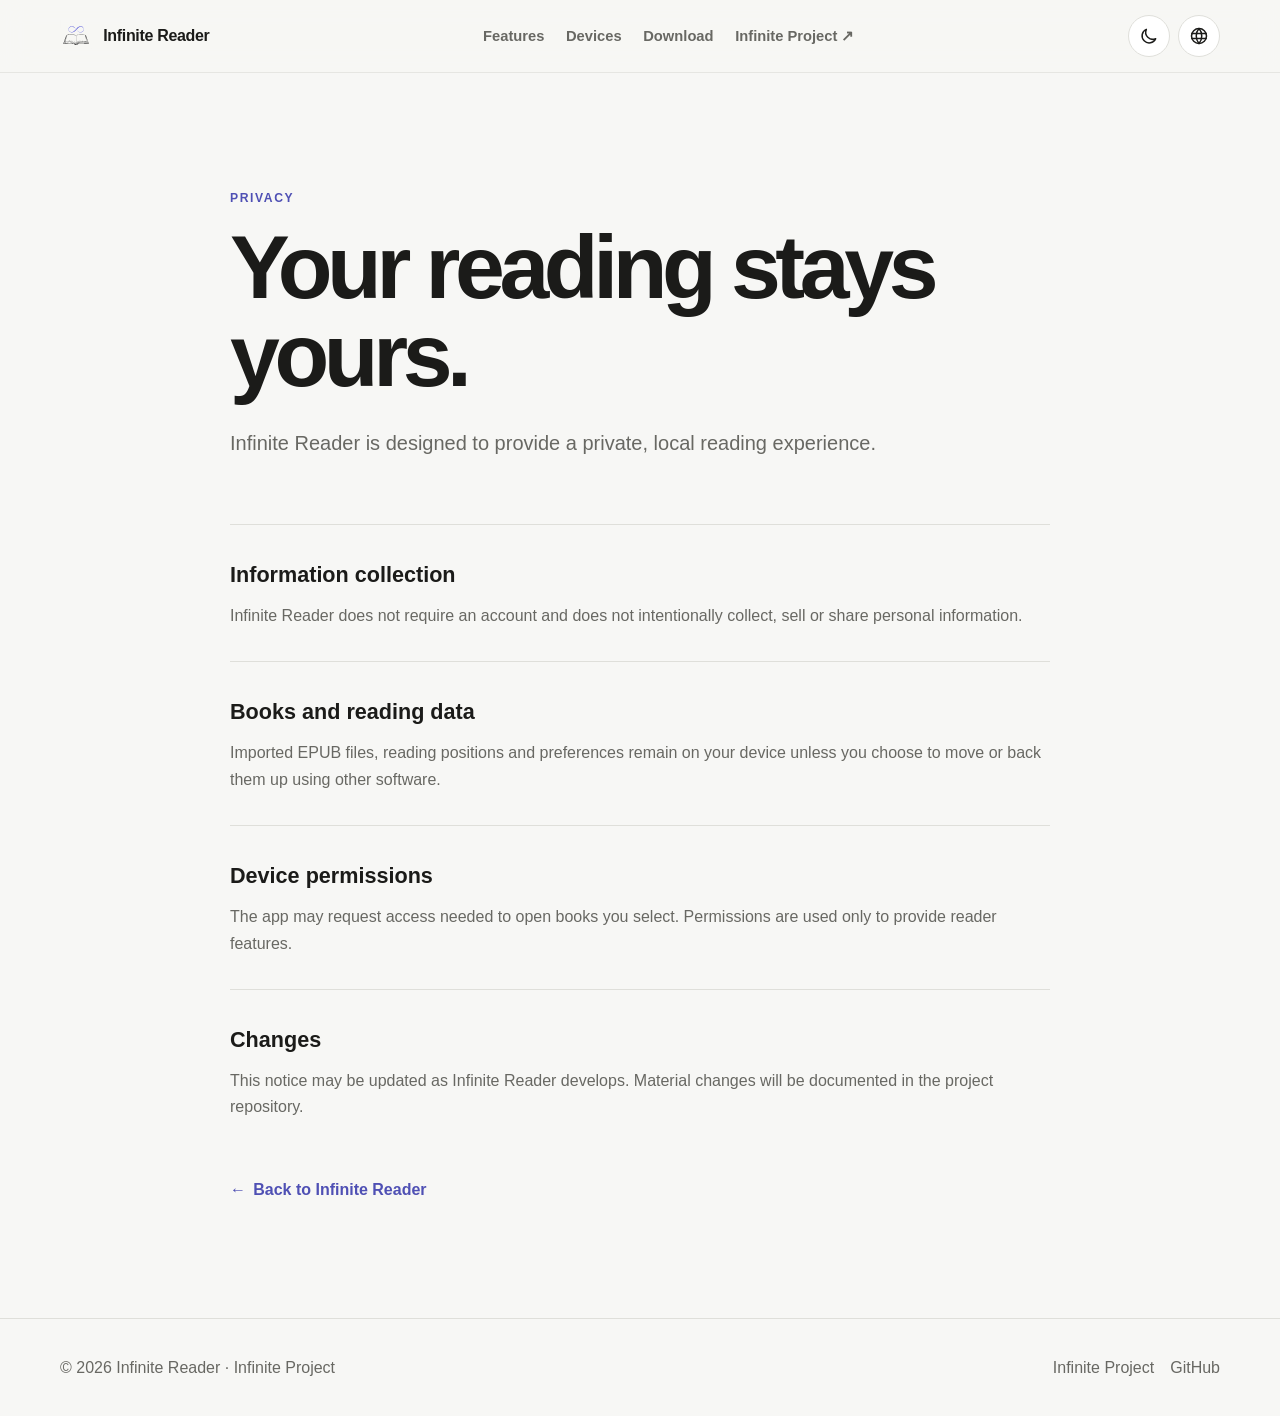
<file: reader/privacy.html>
﻿<!doctype html>
<html lang="en">
<head>
  <meta charset="utf-8">
  <meta name="viewport" content="width=device-width, initial-scale=1">
  <meta name="description" content="Privacy information for Infinite Reader.">
  <meta name="theme-color" content="#f7f7f5">
  <title>Privacy — Infinite Reader</title>
  <link rel="icon" href="./assets/icons/favicon.svg" type="image/svg+xml">
  <link rel="stylesheet" href="./assets/css/styles.css">
</head>
<body data-page="privacy">
  <a class="skip-link" href="#main" data-i18n="skipLink">Skip to content</a>
  <header class="site-header"><div class="container navbar">
    <a class="brand" href="./" data-i18n-aria-label="brandHomeLabel" aria-label="Infinite Reader home"><img class="brand-mark" src="./assets/icons/icon.svg" alt=""><span>Infinite Reader</span></a>
    <nav class="nav-links" id="primary-navigation" data-menu data-i18n-aria-label="primaryNavLabel" aria-label="Primary navigation"><a href="./#features" data-i18n="navFeatures">Features</a><a href="./#devices" data-i18n="navDevices">Devices</a><a href="./#download" data-i18n="navDownload">Download</a><a href="../" target="_blank" rel="noreferrer">Infinite Project <span aria-hidden="true">↗</span></a></nav>
    <div class="nav-actions">
      <button class="icon-button" type="button" data-theme-toggle data-i18n-aria-label="themeDarkLabel" aria-label="Switch to dark mode"><svg class="theme-icon theme-icon-moon" viewBox="0 0 24 24" aria-hidden="true"><path d="M20 15.2A8.5 8.5 0 0 1 8.8 4 8.5 8.5 0 1 0 20 15.2Z"/></svg><svg class="theme-icon theme-icon-sun" viewBox="0 0 24 24" aria-hidden="true"><circle cx="12" cy="12" r="3.5"/><path d="M12 2v2M12 20v2M4.93 4.93l1.42 1.42M17.65 17.65l1.42 1.42M2 12h2M20 12h2M4.93 19.07l1.42-1.42M17.65 6.35l1.42-1.42"/></svg></button>
      <div class="language-control"><button class="icon-button" type="button" data-language-button aria-expanded="false" aria-haspopup="menu" aria-controls="language-menu" data-i18n-aria-label="languageButtonLabel" aria-label="Choose language"><svg viewBox="0 0 24 24" aria-hidden="true"><circle cx="12" cy="12" r="9"/><path d="M3.5 9h17M3.5 15h17M12 3c2.2 2.4 3.3 5.4 3.3 9s-1.1 6.6-3.3 9c-2.2-2.4-3.3-5.4-3.3-9S9.8 5.4 12 3Z"/></svg></button><div class="language-menu" id="language-menu" data-language-menu role="menu" data-i18n-aria-label="languageMenuLabel" aria-label="Language" hidden><button type="button" role="menuitemradio" data-language="en" aria-checked="true"><span>English</span><span class="language-check" aria-hidden="true">✓</span></button><button type="button" role="menuitemradio" data-language="zh-CN" aria-checked="false"><span>中文（简体）</span><span class="language-check" aria-hidden="true">✓</span></button><button type="button" role="menuitemradio" data-language="zh-TW" aria-checked="false"><span>中文（繁體）</span><span class="language-check" aria-hidden="true">✓</span></button><button type="button" role="menuitemradio" data-language="fr" aria-checked="false"><span>Français</span><span class="language-check" aria-hidden="true">✓</span></button><button type="button" role="menuitemradio" data-language="es" aria-checked="false"><span>Español</span><span class="language-check" aria-hidden="true">✓</span></button></div></div>
      <button class="menu-button" type="button" data-menu-button aria-expanded="false" aria-controls="primary-navigation" data-i18n-aria-label="menuOpenLabel" aria-label="Open menu"><svg class="menu-icon menu-icon-open" viewBox="0 0 24 24" aria-hidden="true"><path d="M4 7h16M4 12h16M4 17h16"/></svg><svg class="menu-icon menu-icon-close" viewBox="0 0 24 24" aria-hidden="true"><path d="m6 6 12 12M18 6 6 18"/></svg></button>
    </div>
  </div></header>

  <main id="main" class="legal-main"><article class="container legal-content" data-reveal>
    <p class="eyebrow" data-i18n="privacyEyebrow">Privacy</p>
    <h1 data-i18n="privacyTitle">Your reading stays yours.</h1>
    <p class="legal-lead" data-i18n="privacyIntro">Infinite Reader is designed to provide a private, local reading experience.</p>
    <section><h2 data-i18n="privacyCollectionTitle">Information collection</h2><p data-i18n="privacyCollectionCopy">Infinite Reader does not require an account and does not intentionally collect, sell or share personal information.</p></section>
    <section><h2 data-i18n="privacyBooksTitle">Books and reading data</h2><p data-i18n="privacyBooksCopy">Imported EPUB files, reading positions and preferences remain on your device unless you choose to move or back them up using other software.</p></section>
    <section><h2 data-i18n="privacyPermissionsTitle">Device permissions</h2><p data-i18n="privacyPermissionsCopy">The app may request access needed to open books you select. Permissions are used only to provide reader features.</p></section>
    <section><h2 data-i18n="privacyChangesTitle">Changes</h2><p data-i18n="privacyChangesCopy">This notice may be updated as Infinite Reader develops. Material changes will be documented in the project repository.</p></section>
    <a class="card-link" href="./"><span aria-hidden="true">←</span><span data-i18n="backHome">Back to Infinite Reader</span></a>
  </article></main>
  <footer class="site-footer"><div class="container footer-row"><span>© <span data-year></span> Infinite Reader · Infinite Project</span><nav class="footer-links" data-i18n-aria-label="footerNavLabel" aria-label="Footer navigation"><a href="../" target="_blank" rel="noreferrer">Infinite Project</a><a href="https://github.com/JunjiDuan/infinite-reader" target="_blank" rel="noreferrer">GitHub</a></nav></div></footer>
  <script src="./assets/js/translations.js" defer></script><script src="./assets/js/main.js" defer></script>
</body>
</html>
</file>
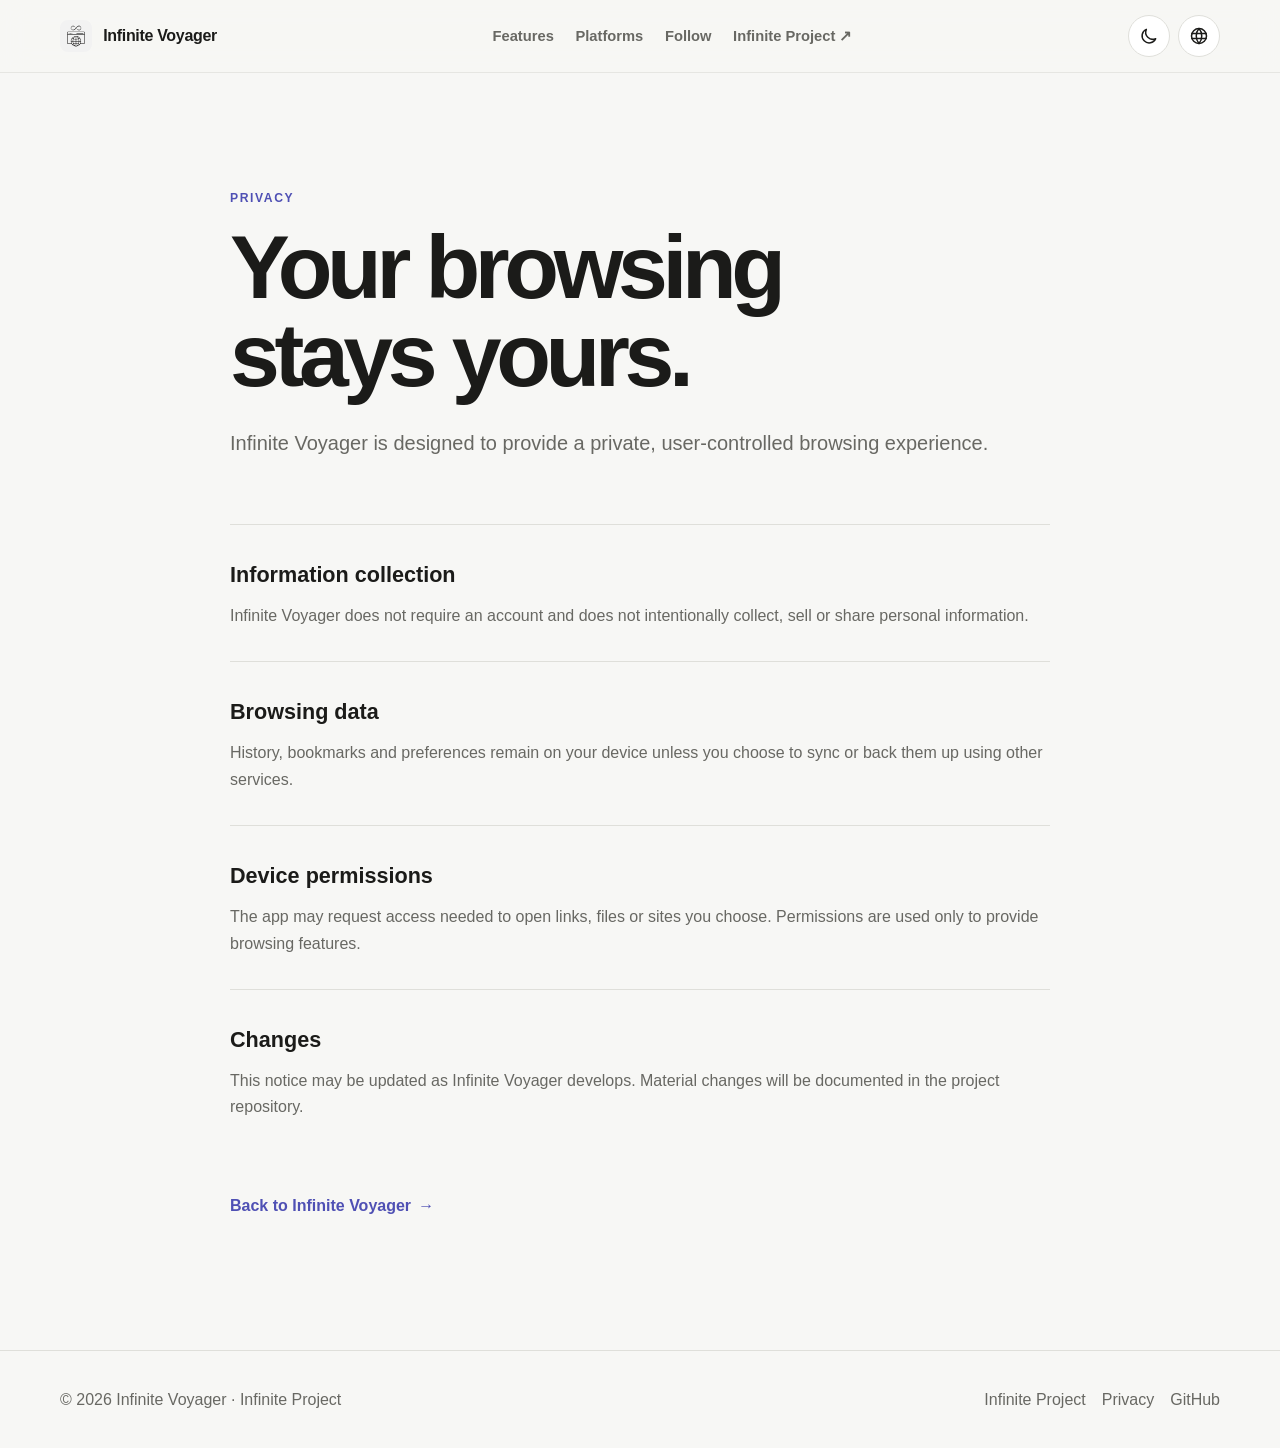
<file: voyager/privacy.html>
<!doctype html>
<html lang="en">
<head>
  <meta charset="utf-8">
  <meta name="viewport" content="width=device-width, initial-scale=1">
  <meta name="description" content="Privacy information for Infinite Voyager.">
  <meta name="theme-color" content="#f7f7f5">
  <meta property="og:title" content="Privacy — Infinite Voyager">
  <meta property="og:description" content="Privacy information for Infinite Voyager.">
  <meta property="og:type" content="website">
  <meta property="og:url" content="https://infinite-project.top/voyager/privacy.html">
  <title>Privacy — Infinite Voyager</title>
  <link rel="icon" href="./assets/icons/favicon.svg" type="image/svg+xml">
  <link rel="manifest" href="./site.webmanifest">
  <link rel="stylesheet" href="./assets/css/styles.css">
</head>
<body data-page="privacy">
  <a class="skip-link" href="#main" data-i18n="skipLink">Skip to content</a>

  <header class="site-header">
    <div class="container navbar">
      <a class="brand" href="./" data-i18n-aria-label="brandHomeLabel" aria-label="Infinite Voyager home">
        <img class="brand-mark" src="./assets/icons/icon.svg" alt="">
        <span>Infinite Voyager</span>
      </a>
      <nav class="nav-links" id="primary-navigation" data-menu data-i18n-aria-label="primaryNavLabel" aria-label="Primary navigation">
        <a href="./#features" data-i18n="navFeatures">Features</a>
        <a href="./#platforms" data-i18n="navPlatforms">Platforms</a>
        <a href="./#download" data-i18n="navDownload">Follow</a>
        <a href="../" target="_blank" rel="noreferrer">Infinite Project <span aria-hidden="true">↗</span></a>
      </nav>
      <div class="nav-actions">
        <button class="icon-button" type="button" data-theme-toggle data-i18n-aria-label="themeDarkLabel" aria-label="Switch to dark mode">
          <svg class="theme-icon theme-icon-moon" viewBox="0 0 24 24" aria-hidden="true"><path d="M20 15.2A8.5 8.5 0 0 1 8.8 4 8.5 8.5 0 1 0 20 15.2Z"/></svg>
          <svg class="theme-icon theme-icon-sun" viewBox="0 0 24 24" aria-hidden="true"><circle cx="12" cy="12" r="3.5"/><path d="M12 2v2M12 20v2M4.93 4.93l1.42 1.42M17.65 17.65l1.42 1.42M2 12h2M20 12h2M4.93 19.07l1.42-1.42M17.65 6.35l1.42-1.42"/></svg>
        </button>
        <div class="language-control">
          <button class="icon-button" type="button" data-language-button aria-expanded="false" aria-haspopup="menu" aria-controls="language-menu" data-i18n-aria-label="languageButtonLabel" aria-label="Choose language">
            <svg viewBox="0 0 24 24" aria-hidden="true"><circle cx="12" cy="12" r="9"/><path d="M3.5 9h17M3.5 15h17M12 3c2.2 2.4 3.3 5.4 3.3 9s-1.1 6.6-3.3 9c-2.2-2.4-3.3-5.4-3.3-9S9.8 5.4 12 3Z"/></svg>
          </button>
          <div class="language-menu" id="language-menu" data-language-menu role="menu" data-i18n-aria-label="languageMenuLabel" aria-label="Language" hidden>
            <button type="button" role="menuitemradio" data-language="en" aria-checked="true"><span>English</span><span class="language-check" aria-hidden="true">✓</span></button>
            <button type="button" role="menuitemradio" data-language="zh-CN" aria-checked="false"><span>中文（简体）</span><span class="language-check" aria-hidden="true">✓</span></button>
            <button type="button" role="menuitemradio" data-language="zh-TW" aria-checked="false"><span>中文（繁體）</span><span class="language-check" aria-hidden="true">✓</span></button>
            <button type="button" role="menuitemradio" data-language="fr" aria-checked="false"><span>Français</span><span class="language-check" aria-hidden="true">✓</span></button>
            <button type="button" role="menuitemradio" data-language="es" aria-checked="false"><span>Español</span><span class="language-check" aria-hidden="true">✓</span></button>
          </div>
        </div>
        <button class="menu-button" type="button" data-menu-button aria-expanded="false" aria-controls="primary-navigation" data-i18n-aria-label="menuOpenLabel" aria-label="Open menu">
          <svg class="menu-icon menu-icon-open" viewBox="0 0 24 24" aria-hidden="true"><path d="M4 7h16M4 12h16M4 17h16"/></svg>
          <svg class="menu-icon menu-icon-close" viewBox="0 0 24 24" aria-hidden="true"><path d="m6 6 12 12M18 6 6 18"/></svg>
        </button>
      </div>
    </div>
  </header>

  <main id="main">
    <section class="legal-main">
      <div class="container legal-content">
        <p class="eyebrow" data-i18n="privacyEyebrow">Privacy</p>
        <h1 data-i18n="privacyTitle">Your browsing stays yours.</h1>
        <p class="legal-lead" data-i18n="privacyIntro">Infinite Voyager is designed to provide a private, user-controlled browsing experience.</p>

        <section>
          <h2 data-i18n="privacyCollectionTitle">Information collection</h2>
          <p data-i18n="privacyCollectionCopy">Infinite Voyager does not require an account and does not intentionally collect, sell or share personal information.</p>
        </section>
        <section>
          <h2 data-i18n="privacyDataTitle">Browsing data</h2>
          <p data-i18n="privacyDataCopy">History, bookmarks and preferences remain on your device unless you choose to sync or back them up using other services.</p>
        </section>
        <section>
          <h2 data-i18n="privacyPermissionsTitle">Device permissions</h2>
          <p data-i18n="privacyPermissionsCopy">The app may request access needed to open links, files or sites you choose. Permissions are used only to provide browsing features.</p>
        </section>
        <section>
          <h2 data-i18n="privacyChangesTitle">Changes</h2>
          <p data-i18n="privacyChangesCopy">This notice may be updated as Infinite Voyager develops. Material changes will be documented in the project repository.</p>
        </section>

        <p><a class="card-link" href="./"><span data-i18n="backHome">Back to Infinite Voyager</span><span aria-hidden="true">→</span></a></p>
      </div>
    </section>
  </main>

  <footer class="site-footer"><div class="container footer-row"><span>© <span data-year></span> Infinite Voyager · Infinite Project</span><nav class="footer-links" data-i18n-aria-label="footerNavLabel" aria-label="Footer navigation"><a href="../" target="_blank" rel="noreferrer">Infinite Project</a><a href="./privacy.html" data-i18n="privacyLink">Privacy</a><a href="#" rel="noreferrer">GitHub</a></nav></div></footer>

  <script src="./assets/js/translations.js" defer></script>
  <script src="./assets/js/main.js" defer></script>
</body>
</html>
</file>
<file: assets/css/styles.css>
:root {
  color-scheme: light;
  --bg: #f7f7f5;
  --surface: #ffffff;
  --surface-subtle: #f0f0ee;
  --text: #1b1b19;
  --muted: #686863;
  --line: #dfdfda;
  --accent: #6262c7;
  --accent-strong: #4f50b4;
  --accent-soft: #eeeeff;
  --focus: #5556c5;
  --shadow-soft: 0 18px 50px rgba(34, 34, 42, 0.07);
  --reader-paper: #fdfdfb;
  --reader-paper-line: #e7e6e2;
  --radius-sm: 12px;
  --radius-md: 22px;
  --radius-lg: 32px;
  --max-width: 1160px;
}

:root[data-theme="dark"] {
  color-scheme: dark;
  --bg: #121211;
  --surface: #1b1b19;
  --surface-subtle: #22221f;
  --text: #f4f4ef;
  --muted: #adada5;
  --line: #363632;
  --accent: #aaaaff;
  --accent-strong: #bdbdff;
  --accent-soft: #2b2b49;
  --focus: #b6b6ff;
  --shadow-soft: 0 20px 55px rgba(0, 0, 0, 0.24);
  --reader-paper: #eeeeea;
  --reader-paper-line: #d8d7d1;
}

* { box-sizing: border-box; }

html {
  scroll-behavior: smooth;
  scroll-padding-top: 5.5rem;
}

body {
  margin: 0;
  min-width: 320px;
  overflow-x: hidden;
  background: var(--bg);
  color: var(--text);
  font-family: Inter, ui-sans-serif, -apple-system, BlinkMacSystemFont, "Segoe UI", "Noto Sans", "Noto Sans SC", "Noto Sans TC", sans-serif;
  line-height: 1.65;
  overflow-wrap: anywhere;
  -webkit-font-smoothing: antialiased;
}

a { color: inherit; text-decoration: none; }
button { color: inherit; font: inherit; }
img, svg { display: block; max-width: 100%; }

a:focus-visible,
button:focus-visible {
  outline: 3px solid var(--focus);
  outline-offset: 3px;
}

.skip-link {
  position: fixed;
  top: -5rem;
  left: 1rem;
  z-index: 200;
  border-radius: 10px;
  background: var(--text);
  color: var(--bg);
  padding: 0.7rem 1rem;
  font-weight: 700;
}

.skip-link:focus { top: 1rem; }
.container { width: min(calc(100% - 2rem), var(--max-width)); margin-inline: auto; }

.site-header {
  position: sticky;
  top: 0;
  z-index: 100;
  border-bottom: 1px solid color-mix(in srgb, var(--line) 72%, transparent);
  background: color-mix(in srgb, var(--bg) 91%, transparent);
  backdrop-filter: blur(14px);
}

.navbar {
  position: relative;
  display: flex;
  min-height: 72px;
  align-items: center;
  justify-content: space-between;
  gap: 1.25rem;
}

.brand {
  display: inline-flex;
  min-width: 0;
  align-items: center;
  gap: 0.7rem;
  font-weight: 760;
  letter-spacing: -0.02em;
  white-space: nowrap;
}

.brand-mark { width: 32px; height: 32px; flex: 0 0 auto; }
.nav-links { display: flex; align-items: center; gap: clamp(0.8rem, 2vw, 1.35rem); }
.nav-links a { color: var(--muted); font-size: 0.92rem; font-weight: 650; white-space: nowrap; }
.nav-links a:hover, .footer-links a:hover { color: var(--text); }
.nav-actions { display: flex; flex: 0 0 auto; align-items: center; gap: 0.5rem; }

.icon-button,
.menu-button {
  display: inline-grid;
  width: 42px;
  height: 42px;
  flex: 0 0 auto;
  place-items: center;
  border: 1px solid var(--line);
  border-radius: 50%;
  background: var(--surface);
  cursor: pointer;
  transition: border-color 0.2s ease, background-color 0.2s ease;
}

.icon-button:hover, .menu-button:hover { border-color: color-mix(in srgb, var(--accent) 55%, var(--line)); }
.icon-button svg, .menu-button svg { width: 20px; height: 20px; fill: none; stroke: currentColor; stroke-width: 1.8; stroke-linecap: round; stroke-linejoin: round; }
.theme-icon-sun { display: none; }
:root[data-theme="dark"] .theme-icon-moon { display: none; }
:root[data-theme="dark"] .theme-icon-sun { display: block; }

.menu-button { display: none; border-radius: var(--radius-sm); }
.menu-icon-close { display: none; }
.menu-button[aria-expanded="true"] .menu-icon-open { display: none; }
.menu-button[aria-expanded="true"] .menu-icon-close { display: block; }

.language-control { position: relative; }
.language-menu {
  position: absolute;
  top: calc(100% + 0.65rem);
  right: 0;
  z-index: 130;
  width: max-content;
  min-width: 190px;
  max-width: calc(100vw - 2rem);
  padding: 0.45rem;
  border: 1px solid var(--line);
  border-radius: 15px;
  background: var(--surface);
  box-shadow: var(--shadow-soft);
}

.language-menu[hidden] { display: none; }
.language-menu button {
  display: flex;
  width: 100%;
  align-items: center;
  justify-content: space-between;
  gap: 1.5rem;
  border: 0;
  border-radius: 10px;
  background: transparent;
  padding: 0.65rem 0.75rem;
  text-align: left;
  cursor: pointer;
}

.language-menu button:hover,
.language-menu button:focus-visible { background: var(--surface-subtle); }
.language-menu button[aria-checked="true"] { color: var(--accent-strong); font-weight: 720; }
.language-check { visibility: hidden; }
.language-menu button[aria-checked="true"] .language-check { visibility: visible; }

.hero { padding: clamp(5.5rem, 11vw, 9rem) 0 clamp(4.5rem, 8vw, 7rem); }
.project-hero { display: grid; grid-template-columns: minmax(0, 1.2fr) minmax(280px, 0.8fr); align-items: center; gap: clamp(2rem, 7vw, 5rem); }
.eyebrow { margin: 0 0 1rem; color: var(--accent-strong); font-size: 0.76rem; font-weight: 800; letter-spacing: 0.13em; text-transform: uppercase; }
.hero h1 { margin: 0; max-width: 820px; font-size: clamp(3.25rem, 7.8vw, 7rem); font-weight: 760; letter-spacing: -0.065em; line-height: 0.97; }
.hero h1 span { color: var(--accent); }
.hero-copy { max-width: 680px; margin: 1.8rem 0 0; color: var(--muted); font-size: clamp(1.04rem, 2vw, 1.24rem); }
.hero-actions { display: flex; flex-wrap: wrap; align-items: center; gap: 0.8rem; margin-top: 2rem; }

.button,
.text-button {
  display: inline-flex;
  min-height: 48px;
  align-items: center;
  justify-content: center;
  gap: 0.5rem;
  border-radius: var(--radius-sm);
  font-weight: 730;
}

.button {
  border: 1px solid var(--text);
  background: var(--text);
  color: var(--bg);
  padding: 0.72rem 1.12rem;
  transition: transform 0.2s ease, box-shadow 0.2s ease;
}

.button:hover { transform: translateY(-2px); box-shadow: 0 10px 25px rgba(25, 25, 25, 0.1); }
.button.secondary { border-color: var(--line); background: transparent; color: var(--text); }
.text-button { min-height: 44px; padding: 0.55rem 0.3rem; color: var(--muted); }
.text-button:hover { color: var(--accent-strong); }

.hero-symbol {
  position: relative;
  display: grid;
  width: min(100%, 390px);
  aspect-ratio: 1;
  justify-self: end;
  place-items: center;
}

.hero-symbol::before,
.hero-symbol::after { content: ""; position: absolute; border: 1px solid var(--line); border-radius: 50%; }
.hero-symbol::before { inset: 4%; }
.hero-symbol::after { inset: 23%; }
.hero-symbol span { color: var(--accent); font-size: clamp(8rem, 20vw, 13rem); line-height: 1; }

.section { padding: clamp(4.5rem, 8vw, 7.5rem) 0; }
.section + .section { border-top: 1px solid var(--line); }
.manifesto-section { padding-top: clamp(3.5rem, 6vw, 5.5rem); }
.manifesto { max-width: 980px; margin: 0; font-size: clamp(1.65rem, 3.5vw, 3rem); letter-spacing: -0.04em; line-height: 1.25; }
.section-heading, .about-layout { display: grid; grid-template-columns: minmax(0, 0.72fr) minmax(0, 1.28fr); gap: clamp(1.5rem, 5vw, 4rem); }
.section-heading { margin-bottom: 2.7rem; }
.featured-project + .section-heading { margin-top: clamp(3rem, 6vw, 5rem); }
.section-heading h2, .about-layout h2 { margin: 0; font-size: clamp(2.15rem, 4.2vw, 3.75rem); letter-spacing: -0.045em; line-height: 1.05; }
.section-heading > p, .about-layout > div:last-child > p { max-width: 650px; margin: 0.3rem 0 0; color: var(--muted); }
.voyager-heading h2 { font-size: clamp(1.8rem, 3.4vw, 3.2rem); white-space: nowrap; }

.featured-project {
  display: grid;
  min-width: 0;
  grid-template-columns: minmax(0, 1.04fr) minmax(320px, 0.96fr);
  align-items: center;
  gap: clamp(2rem, 5vw, 4.5rem);
  padding: clamp(1.5rem, 5vw, 4rem);
  overflow: hidden;
  border: 1px solid var(--line);
  border-radius: var(--radius-lg);
  background: var(--surface);
  box-shadow: var(--shadow-soft);
}

.featured-copy { min-width: 0; }
.featured-copy h3 { margin: 0.35rem 0 1.2rem; font-size: clamp(2.4rem, 5vw, 4.75rem); letter-spacing: -0.055em; line-height: 1; }
.featured-copy > p:not(.eyebrow) { max-width: 570px; margin: 0; color: var(--muted); }
.tag-list { display: flex; flex-wrap: wrap; gap: 0.5rem; margin-top: 1.4rem; }
.tag { border: 1px solid var(--line); border-radius: 999px; padding: 0.32rem 0.64rem; color: var(--muted); font-size: 0.8rem; white-space: nowrap; }

.reader-visual {
  position: relative;
  display: grid;
  min-height: 400px;
  place-items: center;
}

.reader-mark {
  display: grid;
  width: min(100%, 410px);
  aspect-ratio: 1;
  place-items: center;
  border: 1px solid var(--reader-paper-line);
  border-radius: 26px;
  background: var(--reader-paper);
  box-shadow: 0 12px 32px rgba(38, 37, 47, 0.07);
}

.reader-mark img {
  width: 88%;
  height: auto;
}

.voyager-visual {
  position: relative;
  display: grid;
  min-height: 400px;
  place-items: center;
}

.voyager-mark {
  display: grid;
  width: min(100%, 410px);
  aspect-ratio: 1;
  place-items: center;
  overflow: hidden;
  border: 1px solid var(--line);
  border-radius: 26px;
  background: var(--surface);
  box-shadow: 0 12px 32px rgba(38, 37, 47, 0.07);
}

.voyager-mark img {
  width: 100%;
  height: 100%;
  object-fit: cover;
}

.principles-grid { display: grid; grid-template-columns: repeat(3, minmax(0, 1fr)); gap: 1rem; }
.card { min-width: 0; border: 1px solid var(--line); border-radius: var(--radius-md); background: var(--surface); padding: clamp(1.35rem, 3vw, 2rem); }
.card h3 { margin: 0.25rem 0 0.65rem; font-size: 1.35rem; letter-spacing: -0.025em; }
.card p { margin: 0; color: var(--muted); }
.principle-number { color: var(--accent-strong); font-size: 0.75rem; font-weight: 800; letter-spacing: 0.1em; }
.card-link { display: inline-flex; align-items: center; gap: 0.45rem; margin-top: 1.3rem; color: var(--accent-strong); font-weight: 730; }

.site-footer { border-top: 1px solid var(--line); padding: 2.2rem 0; color: var(--muted); }
.footer-row { display: flex; align-items: center; justify-content: space-between; gap: 1rem; }
.footer-links { display: flex; flex-wrap: wrap; gap: 1rem; }

[data-reveal] { opacity: 1; transform: none; }
.reveal-ready [data-reveal] { opacity: 0; transform: translateY(16px); transition: opacity 0.55s ease, transform 0.55s ease; }
.reveal-ready [data-reveal].is-visible { opacity: 1; transform: none; }

@media (max-width: 900px) {
  .nav-links {
    position: absolute;
    top: calc(100% + 0.5rem);
    right: 0;
    left: 0;
    z-index: 120;
    display: none;
    align-items: stretch;
    flex-direction: column;
    gap: 0.15rem;
    border: 1px solid var(--line);
    border-radius: 16px;
    background: var(--surface);
    padding: 0.7rem;
    box-shadow: var(--shadow-soft);
  }

  .nav-links[data-open] { display: flex; }
  .nav-links a { padding: 0.65rem; white-space: normal; }
  .menu-button { display: inline-grid; }
  .project-hero { grid-template-columns: minmax(0, 1.25fr) minmax(230px, 0.75fr); }
  .featured-project { grid-template-columns: minmax(0, 1fr) minmax(280px, 0.82fr); }
  .reader-visual { min-height: 340px; }
  .voyager-visual { min-height: 340px; }
}

@media (max-width: 720px) {
  .project-hero, .featured-project, .section-heading, .about-layout, .principles-grid { grid-template-columns: 1fr; }
  .hero { padding-top: 4.75rem; }
  .hero-symbol { width: min(78vw, 330px); justify-self: center; }
  .section-heading, .about-layout { gap: 0.9rem; }
  .reader-visual { min-height: min(88vw, 380px); order: -1; }
  .reader-mark { width: min(100%, 360px); }
  .voyager-visual { min-height: min(88vw, 380px); order: -1; }
  .voyager-mark { width: min(100%, 360px); }
  .footer-row { align-items: flex-start; flex-direction: column; }
}

@media (max-width: 430px) {
  .container { width: min(calc(100% - 1.25rem), var(--max-width)); }
  .navbar { gap: 0.55rem; }
  .brand { gap: 0.5rem; font-size: 0.94rem; }
  .brand-mark { width: 29px; height: 29px; }
  .nav-actions { gap: 0.35rem; }
  .icon-button, .menu-button { width: 39px; height: 39px; }
  .language-menu { position: fixed; top: 4.65rem; right: 0.625rem; left: 0.625rem; width: auto; max-width: none; }
  .hero h1 { font-size: clamp(2.85rem, 15vw, 4rem); }
  .hero-actions { align-items: stretch; flex-direction: column; }
  .hero-actions .button, .hero-actions .text-button { width: 100%; }
  .featured-project { border-radius: 24px; }
  .reader-visual { min-height: 280px; }
  .voyager-visual { min-height: 280px; }
}

@media (prefers-reduced-motion: reduce) {
  html { scroll-behavior: auto; }
  *, *::before, *::after { animation-duration: 0.01ms !important; animation-iteration-count: 1 !important; transition-duration: 0.01ms !important; }
  [data-reveal] { opacity: 1; transform: none; }
}
</file>
<file: reader/assets/css/styles.css>
:root{color-scheme:light;--bg:#f7f7f5;--surface:#fff;--surface-subtle:#f0f0ee;--text:#1b1b19;--muted:#686863;--line:#dfdfda;--accent:#6262c7;--accent-strong:#4f50b4;--accent-soft:#eeeeff;--focus:#5556c5;--shadow:0 18px 50px rgba(34,34,42,.07);--radius-sm:12px;--radius-md:22px;--radius-lg:32px;--max-width:1160px}
:root[data-theme="dark"]{color-scheme:dark;--bg:#121211;--surface:#1b1b19;--surface-subtle:#22221f;--text:#f4f4ef;--muted:#adada5;--line:#363632;--accent:#aaaaff;--accent-strong:#bdbdff;--accent-soft:#2b2b49;--focus:#b6b6ff;--shadow:0 20px 55px rgba(0,0,0,.24)}
*{box-sizing:border-box}html{scroll-behavior:smooth;scroll-padding-top:5.5rem}body{margin:0;min-width:320px;overflow-x:hidden;background:var(--bg);color:var(--text);font-family:Inter,ui-sans-serif,-apple-system,BlinkMacSystemFont,"Segoe UI","Noto Sans","Noto Sans SC","Noto Sans TC",sans-serif;line-height:1.65;overflow-wrap:anywhere;-webkit-font-smoothing:antialiased}a{color:inherit;text-decoration:none}button{color:inherit;font:inherit}img,svg{display:block;max-width:100%}a:focus-visible,button:focus-visible{outline:3px solid var(--focus);outline-offset:3px}.container{width:min(calc(100% - 2rem),var(--max-width));margin-inline:auto}
.skip-link{position:fixed;top:-5rem;left:1rem;z-index:200;border-radius:10px;background:var(--text);color:var(--bg);padding:.7rem 1rem;font-weight:700}.skip-link:focus{top:1rem}.site-header{position:sticky;top:0;z-index:100;border-bottom:1px solid color-mix(in srgb,var(--line) 72%,transparent);background:color-mix(in srgb,var(--bg) 91%,transparent);backdrop-filter:blur(14px)}.navbar{position:relative;display:flex;min-height:72px;align-items:center;justify-content:space-between;gap:1.25rem}.brand{display:inline-flex;min-width:0;align-items:center;gap:.7rem;font-weight:760;letter-spacing:-.02em;white-space:nowrap}.brand-mark{width:32px;height:32px;flex:0 0 auto}.nav-links{display:flex;align-items:center;gap:clamp(.8rem,2vw,1.35rem)}.nav-links a{color:var(--muted);font-size:.92rem;font-weight:650;white-space:nowrap}.nav-links a:hover,.footer-links a:hover{color:var(--text)}.nav-actions{display:flex;flex:0 0 auto;align-items:center;gap:.5rem}
.icon-button,.menu-button{display:inline-grid;width:42px;height:42px;flex:0 0 auto;place-items:center;border:1px solid var(--line);border-radius:50%;background:var(--surface);cursor:pointer;transition:border-color .2s ease,background-color .2s ease}.icon-button:hover,.menu-button:hover{border-color:color-mix(in srgb,var(--accent) 55%,var(--line))}.icon-button svg,.menu-button svg{width:20px;height:20px;fill:none;stroke:currentColor;stroke-width:1.8;stroke-linecap:round;stroke-linejoin:round}.theme-icon-sun{display:none}:root[data-theme="dark"] .theme-icon-moon{display:none}:root[data-theme="dark"] .theme-icon-sun{display:block}.menu-button{display:none;border-radius:var(--radius-sm)}.menu-icon-close{display:none}.menu-button[aria-expanded="true"] .menu-icon-open{display:none}.menu-button[aria-expanded="true"] .menu-icon-close{display:block}
.language-control{position:relative}.language-menu{position:absolute;top:calc(100% + .65rem);right:0;z-index:130;width:max-content;min-width:190px;max-width:calc(100vw - 2rem);padding:.45rem;border:1px solid var(--line);border-radius:15px;background:var(--surface);box-shadow:var(--shadow)}.language-menu[hidden]{display:none}.language-menu button{display:flex;width:100%;align-items:center;justify-content:space-between;gap:1.5rem;border:0;border-radius:10px;background:transparent;padding:.65rem .75rem;text-align:left;cursor:pointer}.language-menu button:hover,.language-menu button:focus-visible{background:var(--surface-subtle)}.language-menu button[aria-checked="true"]{color:var(--accent-strong);font-weight:720}.language-check{visibility:hidden}.language-menu button[aria-checked="true"] .language-check{visibility:visible}
.hero{padding:clamp(5.5rem,10vw,8.5rem) 0 clamp(4.5rem,8vw,7rem)}.reader-hero{display:grid;grid-template-columns:minmax(0,1.02fr) minmax(340px,.98fr);align-items:center;gap:clamp(2rem,7vw,5rem)}.eyebrow{margin:0 0 1rem;color:var(--accent-strong);font-size:.76rem;font-weight:800;letter-spacing:.13em;text-transform:uppercase}.hero h1{margin:0;max-width:760px;font-size:clamp(3.25rem,7.2vw,6.7rem);font-weight:760;letter-spacing:-.065em;line-height:.97}.hero h1 span{color:var(--accent)}.hero-copy{max-width:650px;margin:1.8rem 0 0;color:var(--muted);font-size:clamp(1.04rem,2vw,1.24rem)}.hero-actions{display:flex;flex-wrap:wrap;align-items:center;gap:.8rem;margin-top:2rem}.button{display:inline-flex;min-height:48px;align-items:center;justify-content:center;gap:.5rem;border:1px solid var(--text);border-radius:var(--radius-sm);background:var(--text);color:var(--bg);padding:.72rem 1.12rem;font-weight:730;transition:transform .2s ease,box-shadow .2s ease}.button:hover{transform:translateY(-2px);box-shadow:0 10px 25px rgba(25,25,25,.1)}.button.secondary{border-color:var(--line);background:transparent;color:var(--text)}.tag-list{display:flex;flex-wrap:wrap;gap:.5rem;margin-top:1.5rem}.tag{border:1px solid var(--line);border-radius:999px;padding:.32rem .64rem;color:var(--muted);font-size:.8rem;white-space:nowrap}
.reading-preview{min-width:0;border:1px solid var(--line);border-radius:28px;background:var(--surface);padding:clamp(.8rem,2vw,1.2rem);box-shadow:var(--shadow)}.preview-toolbar{display:grid;grid-template-columns:1fr auto 1fr;align-items:center;height:44px;padding:0 .55rem;color:var(--muted);font-size:.75rem;font-weight:650}.preview-toolbar span:first-child{width:7px;height:7px;border-radius:50%;background:var(--accent)}.page-spread{display:grid;grid-template-columns:1fr 1fr;min-height:410px;overflow:hidden;border:1px solid #e5e1d8;border-radius:18px;background:#fbfaf6;color:#292722}.preview-page{position:relative;padding:clamp(2rem,4vw,3.5rem) clamp(1.25rem,3vw,2.2rem);border-right:1px solid #e7e2d8}.preview-page:last-child{border:0}.chapter-label{margin:0;color:#777166;font-size:.65rem;letter-spacing:.16em}.preview-page h2{margin:1.2rem 0 2rem;font-family:Georgia,serif;font-size:clamp(1.35rem,2.4vw,2rem);font-weight:500;line-height:1.15}.text-lines{display:grid;gap:.7rem}.text-lines i{display:block;height:4px;border-radius:2px;background:#cec8bb}.text-lines i:nth-child(3n){width:78%}.preview-page small{position:absolute;right:0;bottom:1.1rem;left:0;text-align:center;color:#948e82}.second-page{padding-top:5.75rem}
.section{padding:clamp(4.5rem,8vw,7.5rem) 0}.section+.section{border-top:1px solid var(--line)}.statement-section{padding-top:clamp(3.5rem,6vw,5.5rem)}.statement{max-width:970px;margin:0;font-size:clamp(1.65rem,3.5vw,3rem);letter-spacing:-.04em;line-height:1.25}.section-heading{display:grid;grid-template-columns:minmax(0,.72fr) minmax(0,1.28fr);gap:clamp(1.5rem,5vw,4rem);margin-bottom:2.7rem}.section-heading h2{margin:0;font-size:clamp(2.15rem,4.2vw,3.75rem);letter-spacing:-.045em;line-height:1.05}.section-heading>p{max-width:650px;margin:.3rem 0 0;color:var(--muted)}.feature-grid{display:grid;grid-template-columns:repeat(2,minmax(0,1fr));gap:1rem}.card{min-width:0;border:1px solid var(--line);border-radius:var(--radius-md);background:var(--surface);padding:clamp(1.35rem,3vw,2rem)}.card h3{margin:.35rem 0 .65rem;font-size:1.35rem;letter-spacing:-.025em}.card p{margin:0;color:var(--muted)}.feature-number{color:var(--accent-strong);font-size:.75rem;font-weight:800;letter-spacing:.1em}
.device-grid{display:grid;grid-template-columns:repeat(3,minmax(0,1fr));gap:1rem}.device-card{display:grid;min-width:0;min-height:340px;grid-template-rows:1fr auto;align-items:center;border:1px solid var(--line);border-radius:var(--radius-md);background:var(--surface);padding:clamp(1.35rem,3vw,2rem);text-align:left}.device-card h3{margin:0 0 .45rem;font-size:1.3rem}.device-card p{margin:0;color:var(--muted)}.device-outline{position:relative;margin:auto;border:2px solid var(--text);border-radius:16px;background:var(--surface-subtle)}.device-outline::before{content:"";position:absolute;inset:9px;border:1px solid var(--line);border-radius:10px;background:var(--surface)}.device-outline.phone{width:72px;aspect-ratio:10/20}.device-outline.tablet{width:132px;aspect-ratio:4/5}.device-outline.fold{width:175px;aspect-ratio:5/4}.device-outline.fold::after{content:"";position:absolute;top:10px;bottom:10px;left:50%;border-left:1px solid var(--line)}
.cta-panel{border:1px solid var(--line);border-radius:var(--radius-lg);background:var(--surface);padding:clamp(2rem,6vw,5rem);text-align:center}.cta-panel h2{margin:.4rem 0 0;font-size:clamp(2.5rem,6vw,5rem);letter-spacing:-.055em;line-height:1}.cta-panel>p:not(.eyebrow){max-width:650px;margin:1rem auto 0;color:var(--muted)}.cta-panel .hero-actions{justify-content:center}.card-link{display:inline-flex;align-items:center;gap:.45rem;margin-top:1.5rem;color:var(--accent-strong);font-weight:730}
.legal-main{padding:clamp(4.5rem,9vw,8rem) 0}.legal-content{max-width:820px}.legal-content h1{max-width:760px;margin:0;font-size:clamp(3rem,7vw,5.8rem);letter-spacing:-.06em;line-height:.98}.legal-lead{margin:1.7rem 0 4rem;color:var(--muted);font-size:clamp(1.05rem,2vw,1.25rem)}.legal-content section{padding:2rem 0;border-top:1px solid var(--line)}.legal-content section h2{margin:0 0 .65rem;font-size:1.35rem}.legal-content section p{margin:0;color:var(--muted)}
.site-footer{border-top:1px solid var(--line);padding:2.2rem 0;color:var(--muted)}.footer-row{display:flex;align-items:center;justify-content:space-between;gap:1rem}.footer-links{display:flex;flex-wrap:wrap;gap:1rem}[data-reveal]{opacity:1;transform:none}.reveal-ready [data-reveal]{opacity:0;transform:translateY(16px);transition:opacity .55s ease,transform .55s ease}.reveal-ready [data-reveal].is-visible{opacity:1;transform:none}
@media(max-width:900px){.nav-links{position:absolute;top:calc(100% + .5rem);right:0;left:0;z-index:120;display:none;align-items:stretch;flex-direction:column;gap:.15rem;border:1px solid var(--line);border-radius:16px;background:var(--surface);padding:.7rem;box-shadow:var(--shadow)}.nav-links[data-open]{display:flex}.nav-links a{padding:.65rem;white-space:normal}.menu-button{display:inline-grid}.reader-hero{grid-template-columns:1fr}.reading-preview{width:min(100%,650px);margin-inline:auto}.page-spread{min-height:380px}}
@media(max-width:720px){.section-heading,.feature-grid,.device-grid{grid-template-columns:1fr}.hero{padding-top:4.75rem}.section-heading{gap:.9rem}.page-spread{min-height:340px}.device-card{min-height:280px}.footer-row{align-items:flex-start;flex-direction:column}}
@media(max-width:480px){.container{width:min(calc(100% - 1.25rem),var(--max-width))}.navbar{gap:.55rem}.brand{gap:.5rem;font-size:.94rem}.brand-mark{width:29px;height:29px}.nav-actions{gap:.35rem}.icon-button,.menu-button{width:39px;height:39px}.language-menu{position:fixed;top:4.65rem;right:.625rem;left:.625rem;width:auto;max-width:none}.hero h1{font-size:clamp(2.85rem,15vw,4rem)}.hero-actions{align-items:stretch;flex-direction:column}.hero-actions .button{width:100%}.page-spread{grid-template-columns:1fr;min-height:380px}.second-page{display:none}.preview-page{border:0}.feature-grid{grid-template-columns:1fr}}
@media(prefers-reduced-motion:reduce){html{scroll-behavior:auto}*,*::before,*::after{animation-duration:.01ms!important;animation-iteration-count:1!important;transition-duration:.01ms!important}[data-reveal]{opacity:1;transform:none}}
</file>
<file: voyager/assets/css/styles.css>
:root {
  color-scheme: light;
  --bg: #f7f7f5;
  --surface: #ffffff;
  --surface-subtle: #f0f0ee;
  --text: #1b1b19;
  --muted: #686863;
  --line: #dfdfda;
  --accent: #6262c7;
  --accent-strong: #4f50b4;
  --accent-soft: #eeeeff;
  --focus: #5556c5;
  --shadow: 0 18px 50px rgba(34, 34, 42, 0.07);
  --radius-sm: 12px;
  --radius-md: 22px;
  --radius-lg: 32px;
  --max-width: 1160px;
}

:root[data-theme="dark"] {
  color-scheme: dark;
  --bg: #121211;
  --surface: #1b1b19;
  --surface-subtle: #22221f;
  --text: #f4f4ef;
  --muted: #adada5;
  --line: #363632;
  --accent: #aaaaff;
  --accent-strong: #bdbdff;
  --accent-soft: #2b2b49;
  --focus: #b6b6ff;
  --shadow: 0 20px 55px rgba(0, 0, 0, 0.24);
}

* { box-sizing: border-box; }

html {
  scroll-behavior: smooth;
  scroll-padding-top: 5.5rem;
}

body {
  margin: 0;
  min-width: 320px;
  overflow-x: hidden;
  background: var(--bg);
  color: var(--text);
  font-family: Inter, ui-sans-serif, -apple-system, BlinkMacSystemFont, "Segoe UI", "Noto Sans", "Noto Sans SC", "Noto Sans TC", sans-serif;
  line-height: 1.65;
  overflow-wrap: anywhere;
  -webkit-font-smoothing: antialiased;
}

a { color: inherit; text-decoration: none; }
button { color: inherit; font: inherit; }
img, svg { display: block; max-width: 100%; }

a:focus-visible,
button:focus-visible {
  outline: 3px solid var(--focus);
  outline-offset: 3px;
}

.skip-link {
  position: fixed;
  top: -5rem;
  left: 1rem;
  z-index: 200;
  border-radius: 10px;
  background: var(--text);
  color: var(--bg);
  padding: 0.7rem 1rem;
  font-weight: 700;
}

.skip-link:focus { top: 1rem; }
.container { width: min(calc(100% - 2rem), var(--max-width)); margin-inline: auto; }

.site-header {
  position: sticky;
  top: 0;
  z-index: 100;
  border-bottom: 1px solid color-mix(in srgb, var(--line) 72%, transparent);
  background: color-mix(in srgb, var(--bg) 91%, transparent);
  backdrop-filter: blur(14px);
}

.navbar {
  position: relative;
  display: flex;
  min-height: 72px;
  align-items: center;
  justify-content: space-between;
  gap: 1.25rem;
}

.brand {
  display: inline-flex;
  min-width: 0;
  align-items: center;
  gap: 0.7rem;
  font-weight: 760;
  letter-spacing: -0.02em;
  white-space: nowrap;
}

.brand-mark { width: 32px; height: 32px; flex: 0 0 auto; border-radius: 8px; }
.nav-links { display: flex; align-items: center; gap: clamp(0.8rem, 2vw, 1.35rem); }
.nav-links a { color: var(--muted); font-size: 0.92rem; font-weight: 650; white-space: nowrap; }
.nav-links a:hover, .footer-links a:hover { color: var(--text); }
.nav-actions { display: flex; flex: 0 0 auto; align-items: center; gap: 0.5rem; }

.icon-button,
.menu-button {
  display: inline-grid;
  width: 42px;
  height: 42px;
  flex: 0 0 auto;
  place-items: center;
  border: 1px solid var(--line);
  border-radius: 50%;
  background: var(--surface);
  cursor: pointer;
  transition: border-color 0.2s ease, background-color 0.2s ease;
}

.icon-button:hover, .menu-button:hover { border-color: color-mix(in srgb, var(--accent) 55%, var(--line)); }
.icon-button svg, .menu-button svg { width: 20px; height: 20px; fill: none; stroke: currentColor; stroke-width: 1.8; stroke-linecap: round; stroke-linejoin: round; }
.theme-icon-sun { display: none; }
:root[data-theme="dark"] .theme-icon-moon { display: none; }
:root[data-theme="dark"] .theme-icon-sun { display: block; }

.menu-button { display: none; border-radius: var(--radius-sm); }
.menu-icon-close { display: none; }
.menu-button[aria-expanded="true"] .menu-icon-open { display: none; }
.menu-button[aria-expanded="true"] .menu-icon-close { display: block; }

.language-control { position: relative; }
.language-menu {
  position: absolute;
  top: calc(100% + 0.65rem);
  right: 0;
  z-index: 130;
  width: max-content;
  min-width: 190px;
  max-width: calc(100vw - 2rem);
  padding: 0.45rem;
  border: 1px solid var(--line);
  border-radius: 15px;
  background: var(--surface);
  box-shadow: var(--shadow);
}

.language-menu[hidden] { display: none; }
.language-menu button {
  display: flex;
  width: 100%;
  align-items: center;
  justify-content: space-between;
  gap: 1.5rem;
  border: 0;
  border-radius: 10px;
  background: transparent;
  padding: 0.65rem 0.75rem;
  text-align: left;
  cursor: pointer;
}

.language-menu button:hover,
.language-menu button:focus-visible { background: var(--surface-subtle); }
.language-menu button[aria-checked="true"] { color: var(--accent-strong); font-weight: 720; }
.language-check { visibility: hidden; }
.language-menu button[aria-checked="true"] .language-check { visibility: visible; }

.hero { padding: clamp(5.5rem, 10vw, 8.5rem) 0 clamp(4.5rem, 8vw, 7rem); }
.voyager-hero { display: grid; grid-template-columns: minmax(0, 1.02fr) minmax(340px, 0.98fr); align-items: center; gap: clamp(2rem, 7vw, 5rem); }
.eyebrow { margin: 0 0 1rem; color: var(--accent-strong); font-size: 0.76rem; font-weight: 800; letter-spacing: 0.13em; text-transform: uppercase; }
.hero h1 { margin: 0; max-width: 760px; font-size: clamp(3.25rem, 7.2vw, 6.7rem); font-weight: 760; letter-spacing: -0.065em; line-height: 0.97; }
.hero h1 span { color: var(--accent); }
.hero-copy { max-width: 650px; margin: 1.8rem 0 0; color: var(--muted); font-size: clamp(1.04rem, 2vw, 1.24rem); }
.hero-actions { display: flex; flex-wrap: wrap; align-items: center; gap: 0.8rem; margin-top: 2rem; }

.button,
.text-button {
  display: inline-flex;
  min-height: 48px;
  align-items: center;
  justify-content: center;
  gap: 0.5rem;
  border-radius: var(--radius-sm);
  font-weight: 730;
}

.button {
  border: 1px solid var(--text);
  background: var(--text);
  color: var(--bg);
  padding: 0.72rem 1.12rem;
  transition: transform 0.2s ease, box-shadow 0.2s ease;
}

.button:hover { transform: translateY(-2px); box-shadow: 0 10px 25px rgba(25, 25, 25, 0.1); }
.button.secondary { border-color: var(--line); background: transparent; color: var(--text); }
.text-button { min-height: 44px; padding: 0.55rem 0.3rem; color: var(--muted); }
.text-button:hover { color: var(--accent-strong); }
.tag-list { display: flex; flex-wrap: wrap; gap: 0.5rem; margin-top: 1.5rem; }
.tag { border: 1px solid var(--line); border-radius: 999px; padding: 0.32rem 0.64rem; color: var(--muted); font-size: 0.8rem; white-space: nowrap; }

/* Browser hero illustration */
.browser-frame {
  min-width: 0;
  overflow: hidden;
  border: 1px solid var(--line);
  border-radius: 26px;
  background: var(--surface);
  box-shadow: var(--shadow);
}

.browser-titlebar { display: flex; align-items: center; gap: 0.4rem; padding: 0.85rem 1rem 0.6rem; }
.browser-dot { width: 9px; height: 9px; border-radius: 50%; background: var(--line); }
.browser-tabs { display: flex; align-items: center; gap: 0.4rem; padding: 0 0.7rem 0.7rem; }
.browser-tab { width: 30%; height: 26px; border-radius: 8px 8px 0 0; background: var(--surface-subtle); }
.browser-tab.active { background: var(--bg); border: 1px solid var(--line); border-bottom: 0; }
.browser-address {
  display: flex;
  align-items: center;
  gap: 0.55rem;
  margin: 0 0.7rem 0.9rem;
  border: 1px solid var(--line);
  border-radius: 999px;
  background: var(--bg);
  padding: 0.5rem 0.9rem;
  color: var(--muted);
  font-size: 0.82rem;
}
.browser-address::before {
  content: "";
  width: 13px;
  height: 13px;
  flex: 0 0 auto;
  border: 1.4px solid var(--accent-strong);
  border-radius: 50%;
  background:
    linear-gradient(var(--accent-strong), var(--accent-strong)) center / 100% 1.4px no-repeat,
    linear-gradient(var(--accent-strong), var(--accent-strong)) center / 1.4px 100% no-repeat;
}
.browser-canvas { display: grid; grid-template-columns: repeat(3, 1fr); gap: 0.6rem; padding: 0 0.7rem 0.9rem; }
.site-tile {
  position: relative;
  width: 100%;
  min-width: 0;
  aspect-ratio: 4 / 3;
  border: 1px solid var(--line);
  border-radius: 14px;
  background: var(--surface-subtle);
}
.site-tile::after {
  content: "";
  position: absolute;
  inset: 0;
  margin: auto;
  width: 18px;
  height: 18px;
  border: 1.5px solid var(--muted);
  border-radius: 50%;
}
.site-tile.accent { grid-column: span 2; background: var(--accent-soft); border-color: color-mix(in srgb, var(--accent) 55%, var(--line)); }
.site-tile.accent::after { width: 26px; height: 26px; border-color: var(--accent-strong); }

.section { padding: clamp(4.5rem, 8vw, 7.5rem) 0; }
.section + .section { border-top: 1px solid var(--line); }
.statement-section { padding-top: clamp(3.5rem, 6vw, 5.5rem); }
.statement { max-width: 970px; margin: 0; font-size: clamp(1.65rem, 3.5vw, 3rem); letter-spacing: -0.04em; line-height: 1.25; }
.section-heading { display: grid; grid-template-columns: minmax(0, 0.72fr) minmax(0, 1.28fr); gap: clamp(1.5rem, 5vw, 4rem); margin-bottom: 2.7rem; }
.section-heading h2 { margin: 0; font-size: clamp(2.15rem, 4.2vw, 3.75rem); letter-spacing: -0.045em; line-height: 1.05; }
.section-heading > p { max-width: 650px; margin: 0.3rem 0 0; color: var(--muted); }
.feature-grid { display: grid; grid-template-columns: repeat(2, minmax(0, 1fr)); gap: 1rem; }
.card { min-width: 0; border: 1px solid var(--line); border-radius: var(--radius-md); background: var(--surface); padding: clamp(1.35rem, 3vw, 2rem); }
.card h3 { margin: 0.35rem 0 0.65rem; font-size: 1.35rem; letter-spacing: -0.025em; }
.card p { margin: 0; color: var(--muted); }
.feature-number { color: var(--accent-strong); font-size: 0.75rem; font-weight: 800; letter-spacing: 0.1em; }

.platform-grid { display: grid; grid-template-columns: repeat(3, minmax(0, 1fr)); gap: 1rem; }
.platform-card { display: grid; min-width: 0; min-height: 340px; grid-template-rows: 1fr auto; align-items: center; border: 1px solid var(--line); border-radius: var(--radius-md); background: var(--surface); padding: clamp(1.35rem, 3vw, 2rem); text-align: left; }
.platform-card h3 { margin: 0 0 0.45rem; font-size: 1.3rem; }
.platform-card p { margin: 0; color: var(--muted); }
.platform-outline { position: relative; margin: auto; border: 2px solid var(--text); border-radius: 16px; background: var(--surface-subtle); }
.platform-outline::before { content: ""; position: absolute; inset: 9px; border: 1px solid var(--line); border-radius: 10px; background: var(--surface); }
.platform-outline.mobile { width: 72px; aspect-ratio: 10 / 20; }
.platform-outline.tablet { width: 132px; aspect-ratio: 4 / 5; }
.platform-outline.desktop { width: 190px; aspect-ratio: 16 / 10; }

.cta-panel { border: 1px solid var(--line); border-radius: var(--radius-lg); background: var(--surface); padding: clamp(2rem, 6vw, 5rem); text-align: center; }
.cta-panel h2 { margin: 0.4rem 0 0; font-size: clamp(2.5rem, 6vw, 5rem); letter-spacing: -0.055em; line-height: 1; }
.cta-panel > p:not(.eyebrow) { max-width: 650px; margin: 1rem auto 0; color: var(--muted); }
.cta-panel .hero-actions { justify-content: center; }
.card-link { display: inline-flex; align-items: center; gap: 0.45rem; margin-top: 1.5rem; color: var(--accent-strong); font-weight: 730; }

.legal-main { padding: clamp(4.5rem, 9vw, 8rem) 0; }
.legal-content { max-width: 820px; }
.legal-content h1 { max-width: 760px; margin: 0; font-size: clamp(3rem, 7vw, 5.8rem); letter-spacing: -0.06em; line-height: 0.98; }
.legal-lead { margin: 1.7rem 0 4rem; color: var(--muted); font-size: clamp(1.05rem, 2vw, 1.25rem); }
.legal-content section { padding: 2rem 0; border-top: 1px solid var(--line); }
.legal-content section h2 { margin: 0 0 0.65rem; font-size: 1.35rem; }
.legal-content section p { margin: 0; color: var(--muted); }

.site-footer { border-top: 1px solid var(--line); padding: 2.2rem 0; color: var(--muted); }
.footer-row { display: flex; align-items: center; justify-content: space-between; gap: 1rem; }
.footer-links { display: flex; flex-wrap: wrap; gap: 1rem; }

[data-reveal] { opacity: 1; transform: none; }
.reveal-ready [data-reveal] { opacity: 0; transform: translateY(16px); transition: opacity 0.55s ease, transform 0.55s ease; }
.reveal-ready [data-reveal].is-visible { opacity: 1; transform: none; }

@media (max-width: 900px) {
  .nav-links {
    position: absolute;
    top: calc(100% + 0.5rem);
    right: 0;
    left: 0;
    z-index: 120;
    display: none;
    align-items: stretch;
    flex-direction: column;
    gap: 0.15rem;
    border: 1px solid var(--line);
    border-radius: 16px;
    background: var(--surface);
    padding: 0.7rem;
    box-shadow: var(--shadow);
  }

  .nav-links[data-open] { display: flex; }
  .nav-links a { padding: 0.65rem; white-space: normal; }
  .menu-button { display: inline-grid; }
  .voyager-hero { grid-template-columns: 1fr; }
  .browser-frame { width: min(100%, 650px); margin-inline: auto; }
}

@media (max-width: 720px) {
  .section-heading, .feature-grid, .platform-grid { grid-template-columns: 1fr; }
  .hero { padding-top: 4.75rem; }
  .section-heading { gap: 0.9rem; }
  .platform-card { min-height: 280px; }
  .footer-row { align-items: flex-start; flex-direction: column; }
}

@media (max-width: 480px) {
  .container { width: min(calc(100% - 1.25rem), var(--max-width)); }
  .navbar { gap: 0.55rem; }
  .brand { gap: 0.5rem; font-size: 0.94rem; }
  .brand-mark { width: 29px; height: 29px; }
  .nav-actions { gap: 0.35rem; }
  .icon-button, .menu-button { width: 39px; height: 39px; }
  .language-menu { position: fixed; top: 4.65rem; right: 0.625rem; left: 0.625rem; width: auto; max-width: none; }
  .hero h1 { font-size: clamp(2.85rem, 15vw, 4rem); }
  .hero-actions { align-items: stretch; flex-direction: column; }
  .hero-actions .button { width: 100%; }
  .feature-grid { grid-template-columns: 1fr; }
  .browser-canvas { grid-template-columns: repeat(2, 1fr); }
  .site-tile.accent { grid-column: span 2; }
}

@media (prefers-reduced-motion: reduce) {
  html { scroll-behavior: auto; }
  *, *::before, *::after { animation-duration: 0.01ms !important; animation-iteration-count: 1 !important; transition-duration: 0.01ms !important; }
  [data-reveal] { opacity: 1; transform: none; }
}
</file>
